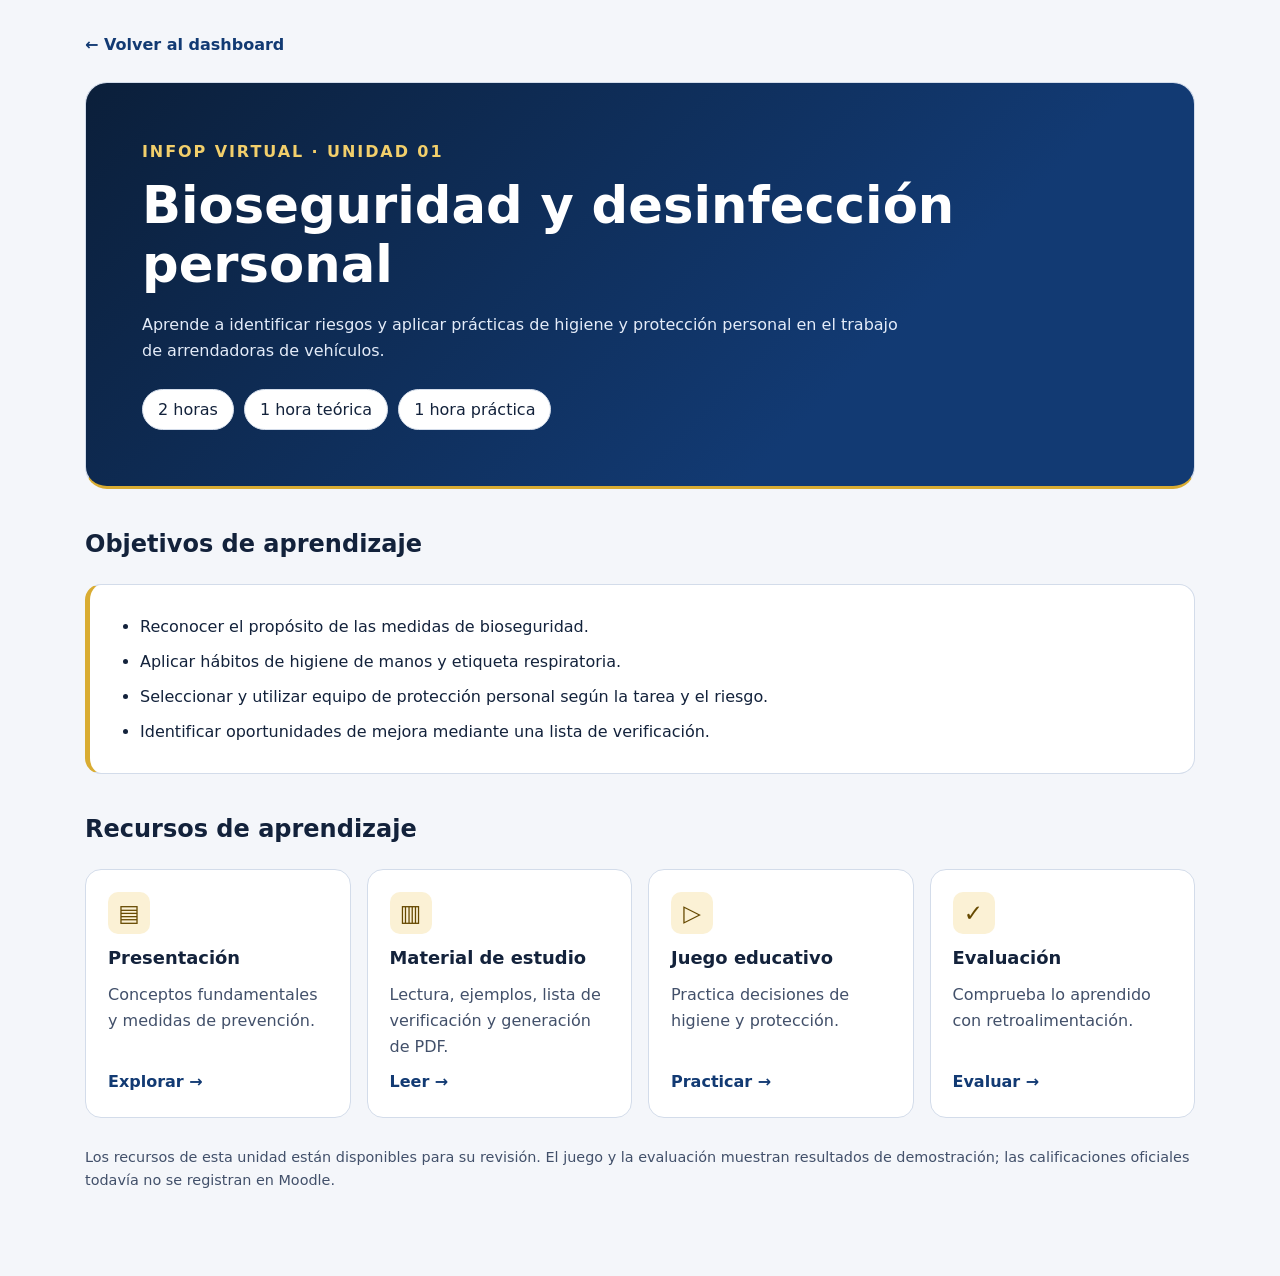
<file: unidades/und-01/index.html>
<!doctype html>
<html lang="es">
<head>
  <meta charset="utf-8">
  <meta name="viewport" content="width=device-width, initial-scale=1">
  <meta name="description" content="Unidad 01: Bioseguridad y desinfección personal | INFOP Virtual">
  <title>Unidad 01 | Bioseguridad INFOP</title>
  <link rel="stylesheet" href="../../css/temas.css">
  <link rel="stylesheet" href="../../css/actividades.css">
  <link rel="stylesheet" href="../../css/animaciones.css">
  <style>
    .unidad-contenedor{width:min(1150px,100%);margin-inline:auto;padding:32px 20px 70px}
    *{box-sizing:border-box} body{margin:0;font:16px/1.6 system-ui,-apple-system,"Segoe UI",sans-serif} .unidad-hero{background:var(--hero-navy);border-bottom:3px solid var(--yellow);margin-top:24px;padding:clamp(24px,5vw,56px)}
    .unidad-hero p{color:var(--unidad-hero-secundario);max-width:75ch}
    .unidad-hero h1{color:var(--infop-blanco);font-size:clamp(2rem,4vw,3.3rem);line-height:1.15;margin:12px 0 18px}
    .unidad-etiqueta{color:var(--banner-text);font-weight:800;letter-spacing:.12em;text-transform:uppercase}
    .unidad-etiquetas{display:flex;flex-wrap:wrap;gap:10px;margin-top:24px}
    .unidad-duracion{padding:7px 15px;border:1px solid var(--unidad-borde);border-radius:100px;background:var(--unidad-superficie);color:var(--unidad-texto)}
    .unidad-seccion{margin-top:36px}
    .unidad-objetivos{padding:20px 28px}
    .unidad-objetivos li{margin:8px 0}
    .unidad-recurso{display:flex;flex-direction:column;gap:10px;text-decoration:none}
    .unidad-recurso .emoji{display:grid;place-items:center;align-self:flex-start;width:42px;height:42px;border-radius:10px;background:var(--pill-bg);color:var(--pill-text);font-size:23px;font-weight:700}
    .unidad-recurso strong{font-size:1.12rem;color:var(--unidad-texto)}
    .unidad-recurso span{color:var(--unidad-secundario)}
    .unidad-recurso em{margin-top:auto;color:var(--unidad-acento);font-style:normal;font-weight:700}
    .unidad-recurso:hover strong,.unidad-recurso:focus-visible strong{text-decoration:underline;text-underline-offset:3px}
    .unidad-recurso:focus-visible,.unidad-volver:focus-visible{outline:3px solid var(--focus);outline-offset:4px;border-radius:8px}
    .unidad-nota{margin-top:28px;font-size:.9rem;color:var(--unidad-secundario)}
    .unidad-volver{color:var(--unidad-acento);text-decoration:none;font-weight:600}
    .unidad-volver:hover{text-decoration:underline}
    @media(max-width:600px){.unidad-contenedor{padding:20px 16px 48px}.unidad-hero{padding:22px}.unidad-objetivos{padding:18px 22px}}
    @media(prefers-reduced-motion:reduce){html{scroll-behavior:auto!important}.unidad-recurso{transition:none!important}}
  </style>
</head>
<body>
  <main class="unidad-contenedor" id="contenido-principal">
    <a class="unidad-volver" href="../../index.html">← Volver al dashboard</a>
    <header class="unidad-hero">
      <div class="unidad-etiqueta">INFOP Virtual · Unidad 01</div>
      <h1>Bioseguridad y desinfección personal</h1>
      <p>Aprende a identificar riesgos y aplicar prácticas de higiene y protección personal en el trabajo de arrendadoras de vehículos.</p>
      <div class="unidad-etiquetas" aria-label="Duración de la unidad">
        <span class="unidad-duracion">2 horas</span>
        <span class="unidad-duracion">1 hora teórica</span>
        <span class="unidad-duracion">1 hora práctica</span>
      </div>
    </header>
    <section class="unidad-seccion" aria-labelledby="objetivos-titulo">
      <h2 id="objetivos-titulo">Objetivos de aprendizaje</h2>
      <div class="unidad-objetivos">
        <ul>
          <li>Reconocer el propósito de las medidas de bioseguridad.</li>
          <li>Aplicar hábitos de higiene de manos y etiqueta respiratoria.</li>
          <li>Seleccionar y utilizar equipo de protección personal según la tarea y el riesgo.</li>
          <li>Identificar oportunidades de mejora mediante una lista de verificación.</li>
        </ul>
      </div>
    </section>
    <section class="unidad-seccion" aria-labelledby="recursos-titulo">
      <h2 id="recursos-titulo">Recursos de aprendizaje</h2>
      <div class="unidad-recursos">
        <a class="unidad-recurso" href="presentacion.html">
          <span class="emoji" aria-hidden="true">▤</span>
          <strong>Presentación</strong>
          <span>Conceptos fundamentales y medidas de prevención.</span>
          <em>Explorar →</em>
        </a>
        <a class="unidad-recurso" href="material.html">
          <span class="emoji" aria-hidden="true">▥</span>
          <strong>Material de estudio</strong>
          <span>Lectura, ejemplos, lista de verificación y generación de PDF.</span>
          <em>Leer →</em>
        </a>
        <a class="unidad-recurso" href="juego.html">
          <span class="emoji" aria-hidden="true">▷</span>
          <strong>Juego educativo</strong>
          <span>Practica decisiones de higiene y protección.</span>
          <em>Practicar →</em>
        </a>
        <a class="unidad-recurso" href="evaluacion.html">
          <span class="emoji" aria-hidden="true">✓</span>
          <strong>Evaluación</strong>
          <span>Comprueba lo aprendido con retroalimentación.</span>
          <em>Evaluar →</em>
        </a>
      </div>
      <p class="unidad-nota">Los recursos de esta unidad están disponibles para su revisión. El juego y la evaluación muestran resultados de demostración; las calificaciones oficiales todavía no se registran en Moodle.</p>
    </section>
  </main>
</body>
</html>
</file>
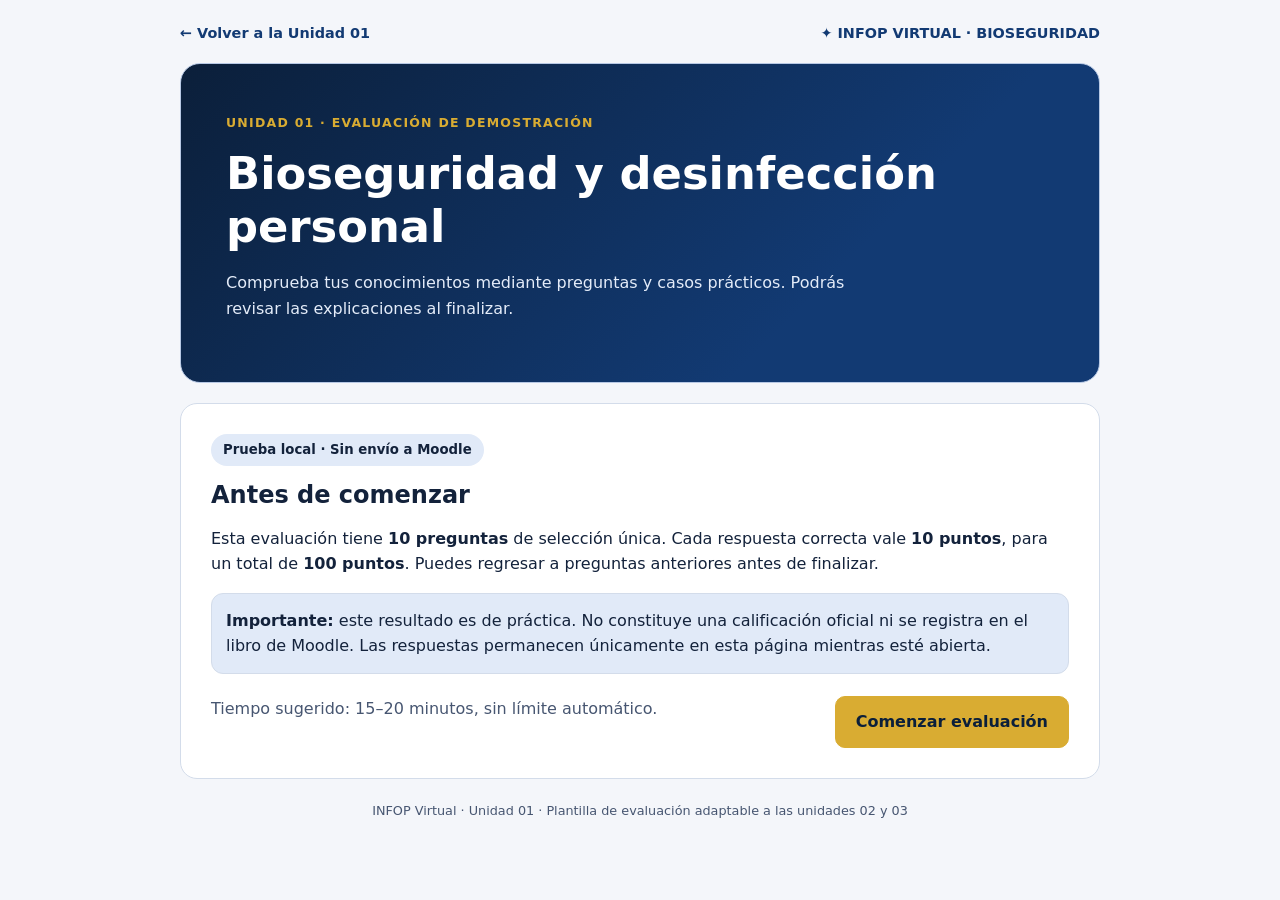
<file: unidades/und-01/evaluacion.html>
<!doctype html>
<html lang="es"><head><meta charset="utf-8"><meta name="viewport" content="width=device-width,initial-scale=1"><meta name="color-scheme" content="light dark"><title>Evaluación · Unidad 01 | INFOP Virtual</title>
<link rel="stylesheet" href="../../css/temas.css">
<link rel="stylesheet" href="../../css/recursos-unidad.css">
<style>
*{box-sizing:border-box}html{scroll-behavior:smooth}body{margin:0;background:var(--bg);color:var(--text);font:16px/1.6 system-ui,-apple-system,'Segoe UI',sans-serif}button,a{font:inherit}button{cursor:pointer}button:disabled{cursor:not-allowed;opacity:.5}:focus-visible{outline:3px solid var(--blue);outline-offset:3px}.shell{width:min(920px,calc(100% - 32px));margin:0 auto;padding:22px 0 60px}.top{display:flex;justify-content:space-between;gap:10px;flex-wrap:wrap;align-items:center;margin-bottom:18px}.top a,.top span{font-size:.9rem;font-weight:800;color:var(--accent)}.top a{text-decoration:none}.hero{border:1px solid var(--hero-border);border-radius:20px;padding:clamp(24px,5vw,45px);color:#fff;background:var(--hero)}.eyebrow{font-size:.78rem;letter-spacing:.1em;text-transform:uppercase;font-weight:900;color:var(--yellow)}h1{font-size:clamp(1.9rem,5vw,2.8rem);line-height:1.2;margin:12px 0}h2{line-height:1.25;margin:0 0 14px}.hero p{color:var(--unidad-hero-secundario);max-width:66ch}.panel{margin-top:20px;background:var(--surface);border:1px solid var(--border);border-radius:17px;padding:clamp(18px,4vw,30px)}.muted{color:var(--muted)}.pill{display:inline-block;background:var(--soft);border-radius:99px;padding:5px 12px;font-size:.83rem;font-weight:800}.status{display:grid;grid-template-columns:repeat(3,1fr);gap:10px;margin-bottom:16px}.metric{background:var(--soft);border:1px solid var(--border);padding:12px;border-radius:12px;text-align:center}.metric b{display:block;font-size:1.3rem}.metric span{font-size:.78rem}.bar{height:9px;background:var(--soft);border-radius:10px;overflow:hidden;margin:16px 0 23px}.bar>div{height:100%;background:var(--accent);width:0;transition:width .2s}.context{border-left:5px solid var(--yellow);background:var(--soft);border-radius:10px;padding:13px 17px;margin:16px 0}.context p{margin:0}.choices{display:grid;gap:11px;margin:20px 0}.choice{display:flex;align-items:flex-start;gap:12px;width:100%;text-align:left;background:var(--surface);border:2px solid var(--border);border-radius:12px;color:var(--text);padding:14px}.choice:hover:not(:disabled){border-color:var(--accent)}.choice.selected{border-color:var(--accent);background:var(--soft)}.letter{display:inline-grid;place-items:center;flex:0 0 29px;height:29px;background:var(--soft);border-radius:8px;font-weight:900}.actions{display:flex;flex-wrap:wrap;gap:10px;justify-content:space-between;margin-top:22px}.btn{border:1px solid var(--border);border-radius:10px;padding:12px 20px;font-weight:800;background:var(--soft);color:var(--text)}.btn.primary{background:var(--yellow);color:var(--on-gold);border-color:var(--yellow)}.btn:hover:not(:disabled){filter:brightness(.96)}.note{border:1px solid var(--border);border-radius:12px;padding:14px;background:var(--soft)}.review{border-top:1px solid var(--border);padding:15px 0}.review p{margin:5px 0}.good{color:var(--success)}.bad{color:var(--error)}.hidden{display:none!important}.warning{font-weight:700;color:var(--muted)}.footer{text-align:center;color:var(--muted);font-size:.8rem;margin-top:22px}@media(max-width:480px){.shell{width:calc(100% - 24px)}.status{gap:5px}.metric{padding:9px 4px}.metric b{font-size:1.15rem}.actions .btn{flex:1}.hero{border-radius:16px}}@media(prefers-reduced-motion:reduce){*,*:before,*:after{transition:none!important;animation:none!important;scroll-behavior:auto!important}}
</style></head><body><main class="shell"><header class="top"><a href="index.html">← Volver a la Unidad 01</a><span>✦ INFOP VIRTUAL · BIOSEGURIDAD</span></header><section class="hero"><span class="eyebrow">Unidad 01 · Evaluación de demostración</span><h1>Bioseguridad y desinfección personal</h1><p>Comprueba tus conocimientos mediante preguntas y casos prácticos. Podrás revisar las explicaciones al finalizar.</p></section>
<section class="panel" id="intro"><span class="pill">Prueba local · Sin envío a Moodle</span><h2 style="margin-top:14px">Antes de comenzar</h2><p>Esta evaluación tiene <strong>10 preguntas</strong> de selección única. Cada respuesta correcta vale <strong>10 puntos</strong>, para un total de <strong>100 puntos</strong>. Puedes regresar a preguntas anteriores antes de finalizar.</p><div class="note"><strong>Importante:</strong> este resultado es de práctica. No constituye una calificación oficial ni se registra en el libro de Moodle. Las respuestas permanecen únicamente en esta página mientras esté abierta.</div><div class="actions"><span class="muted">Tiempo sugerido: 15–20 minutos, sin límite automático.</span><button class="btn primary" id="start" type="button">Comenzar evaluación</button></div></section>
<section class="panel hidden" id="quiz" aria-live="off"><div class="status"><div class="metric"><b id="number">1 / 10</b><span>Pregunta</span></div><div class="metric"><b id="answered">0</b><span>Respondidas</span></div><div class="metric"><b>100</b><span>Puntos posibles</span></div></div><div class="bar" role="progressbar" aria-label="Preguntas respondidas" aria-valuemin="0" aria-valuemax="10" aria-valuenow="0" id="progress"><div id="fill"></div></div><span class="pill" id="category"></span><h2 id="question" style="margin-top:16px"></h2><div class="context hidden" id="context"></div><div class="choices" id="choices" role="group" aria-label="Opciones de respuesta"></div><p id="pending" class="warning" role="status"></p><div class="actions"><button class="btn" type="button" id="prev">← Anterior</button><button class="btn primary" type="button" id="next">Siguiente →</button></div></section>
<section class="panel hidden" id="result" aria-live="polite"><span class="pill">Evaluación de demostración finalizada</span><h2 style="margin-top:15px">Resultado de práctica</h2><p id="score" style="font-size:clamp(2.4rem,7vw,4rem);font-weight:900;color:var(--accent);margin:5px 0"></p><p id="summary"></p><div class="status"><div class="metric"><b id="hits"></b><span>Correctas</span></div><div class="metric"><b id="misses"></b><span>Por reforzar</span></div><div class="metric"><b>10</b><span>Preguntas</span></div></div><h2>Revisión de respuestas</h2><div id="review"></div><div class="actions"><button class="btn primary" id="retry" type="button">Volver a intentar</button><a class="btn" href="material.html" style="text-decoration:none">Repasar material</a></div><p class="muted" style="font-size:.87rem">No se envían datos a Moodle. Para calificación oficial se requiere integración autenticada y validación de respuestas del lado del servidor.</p></section><footer class="footer">INFOP Virtual · Unidad 01 · Plantilla de evaluación adaptable a las unidades 02 y 03</footer></main>
<script>
'use strict';
// CONFIGURACIÓN ACADÉMICA: sustituir únicamente este banco para otras unidades.
const QUESTIONS=[
{category:'Higiene de manos',q:'Después de manipular llaves y documentos de un cliente, vas a comer. ¿Qué debes hacer?',context:'Situación: recepción de vehículos.',options:['Ponerte guantes para comer.','Higienizar tus manos adecuadamente antes de comer.','Limpiar únicamente las llaves.'],correct:1,why:'La higiene de manos antes de comer ayuda a reducir la transferencia de contaminantes; los guantes no sustituyen este hábito.'},
{category:'Lavado de manos',q:'¿Qué procedimiento corresponde cuando las manos están visiblemente sucias?',options:['Aplicar un producto de limpieza de superficies.','Limpiarlas solo con un paño seco.','Lavarlas con agua y jabón, frotando correctamente.'],correct:2,why:'Cuando hay suciedad visible corresponde el lavado con agua y jabón. No se deben usar productos de superficies sobre la piel salvo indicación expresa.'},
{category:'Etiqueta respiratoria',q:'¿Cuál es una práctica adecuada al toser o estornudar durante la atención al cliente?',options:['Cubrir nariz y boca con pañuelo o pliegue del codo e higienizar las manos cuando corresponda.','Toser hacia un costado sin cubrirse.','Cubrirse con las manos y continuar sin higienizarlas.'],correct:0,why:'La etiqueta respiratoria ayuda a disminuir la dispersión y transferencia de secreciones.'},
{category:'Equipo de protección personal',q:'Antes de utilizar un producto de limpieza con riesgo de salpicaduras, ¿qué debes hacer?',context:'Situación: preparación del área de limpieza.',options:['Usar cualquier guante disponible, sin revisar su estado.','Elegir el EPP según el riesgo y las instrucciones del producto.','Evitar leer la etiqueta para ahorrar tiempo.'],correct:1,why:'La protección se selecciona según el riesgo y las indicaciones aplicables; también se revisa su estado antes de usarla.'},
{category:'Seguridad química',q:'Encuentras dos productos de limpieza diferentes. ¿Qué decisión es segura?',options:['Mezclarlos para mejorar el resultado.','Aplicarlos simultáneamente sin consultar instrucciones.','No mezclarlos y seguir las indicaciones de cada fabricante.'],correct:2,why:'Mezclar productos puede generar reacciones peligrosas. Se deben seguir las etiquetas y fichas de seguridad.'},
{category:'Limpieza y desinfección',q:'¿Qué proceso consiste en retirar suciedad de una superficie?',options:['Limpieza.','Desinfección, necesariamente.','Esterilización, siempre.'],correct:0,why:'La limpieza retira suciedad. La desinfección es un proceso distinto para reducir microorganismos mediante métodos o productos apropiados.'},
{category:'Cambio de actividad',q:'Terminaste una tarea con guantes y vas a manipular documentos limpios. ¿Qué corresponde?',options:['Continuar con los mismos guantes sucios.','Retirar o cambiar los guantes según el procedimiento e higienizar las manos.','Limpiar los guantes con cualquier sustancia.'],correct:1,why:'El uso incorrecto de guantes puede transferir contaminantes entre tareas.'},
{category:'Prevención',q:'¿Qué debes hacer si falta jabón en el área de trabajo?',options:['No informar porque no es urgente.','Usar un producto químico de superficies sobre las manos.','Reportar el faltante y seguir el procedimiento para restablecer la higiene segura.'],correct:2,why:'La disponibilidad de insumos y el reporte oportuno ayudan a mantener medidas preventivas.'},
{category:'Productos de limpieza',q:'El envase de un desinfectante no tiene instrucciones legibles. ¿Qué haces?',options:['Suspender su uso hasta identificar el producto y consultar instrucciones fiables.','Utilizar una cantidad aproximada.','Mezclarlo con agua sin conocer la dilución.'],correct:0,why:'Es necesario conocer el uso seguro, la dilución, el tiempo de contacto y otras precauciones antes de aplicar el producto.'},
{category:'Bioseguridad aplicada',q:'¿Cuál de estas afirmaciones describe mejor la prevención en una arrendadora de vehículos?',options:['El EPP elimina la necesidad de higiene de manos.','Combina hábitos de higiene, organización, limpieza y protección según el riesgo.','Solo importa limpiar el vehículo al terminar la jornada.'],correct:1,why:'La prevención combina varias medidas adaptadas a las tareas y al riesgo; ninguna sustituye por sí sola a las demás.'}
];
const $=id=>document.getElementById(id);let answers=Array(QUESTIONS.length).fill(null),current=0;
function show(section){for(const id of ['intro','quiz','result'])$(id).classList.toggle('hidden',id!==section);window.scrollTo({top:0,behavior:'auto'});}
function render(){const q=QUESTIONS[current],count=answers.filter(v=>v!==null).length;$('number').textContent=`${current+1} / ${QUESTIONS.length}`;$('answered').textContent=count;$('progress').setAttribute('aria-valuenow',count);$('fill').style.width=(count/QUESTIONS.length*100)+'%';$('category').textContent=q.category;$('question').textContent=q.q;$('context').classList.toggle('hidden',!q.context);$('context').textContent=q.context||'';$('choices').replaceChildren();q.options.forEach((option,i)=>{const b=document.createElement('button');b.type='button';b.className='choice'+(answers[current]===i?' selected':'');b.setAttribute('aria-pressed',String(answers[current]===i));const letter=document.createElement('span');letter.className='letter';letter.textContent='ABC'[i];const t=document.createElement('span');t.textContent=option;b.append(letter,t);b.addEventListener('click',()=>{answers[current]=i;$('pending').textContent='';render();});$('choices').append(b)});$('prev').disabled=current===0;$('next').textContent=current===QUESTIONS.length-1?'Finalizar evaluación':'Siguiente →';}
function finish(){const count=answers.filter(v=>v!==null).length;if(count!==QUESTIONS.length){$('pending').textContent=`Debes responder las ${QUESTIONS.length-count} pregunta(s) pendiente(s) antes de finalizar.`;return;}const hits=QUESTIONS.reduce((n,q,i)=>n+(answers[i]===q.correct?1:0),0);$('score').textContent=`${hits*10} / 100 puntos`;$('hits').textContent=hits;$('misses').textContent=QUESTIONS.length-hits;$('summary').textContent=hits>=8?'Buen dominio de los conceptos. Revisa las explicaciones para reforzar tu aprendizaje.':'Te recomendamos repasar el material de estudio y volver a intentarlo.';$('review').replaceChildren();QUESTIONS.forEach((q,i)=>{const box=document.createElement('div');box.className='review';const title=document.createElement('strong');title.textContent=`${i+1}. ${q.category}`;const mine=document.createElement('p');mine.textContent='Tu respuesta: '+q.options[answers[i]];mine.className=answers[i]===q.correct?'good':'bad';const right=document.createElement('p');right.textContent='Respuesta adecuada: '+q.options[q.correct];const why=document.createElement('p');why.className='muted';why.textContent=q.why;box.append(title,mine,right,why);$('review').append(box)});show('result');}
$('start').addEventListener('click',()=>{render();show('quiz')});$('prev').addEventListener('click',()=>{if(current>0){current--;render();}});$('next').addEventListener('click',()=>{if(answers[current]===null){$('pending').textContent='Selecciona una respuesta antes de continuar.';return;}if(current===QUESTIONS.length-1)finish();else{current++;render();}});$('retry').addEventListener('click',()=>{answers=Array(QUESTIONS.length).fill(null);current=0;render();show('quiz')});
</script></body></html>
</file>
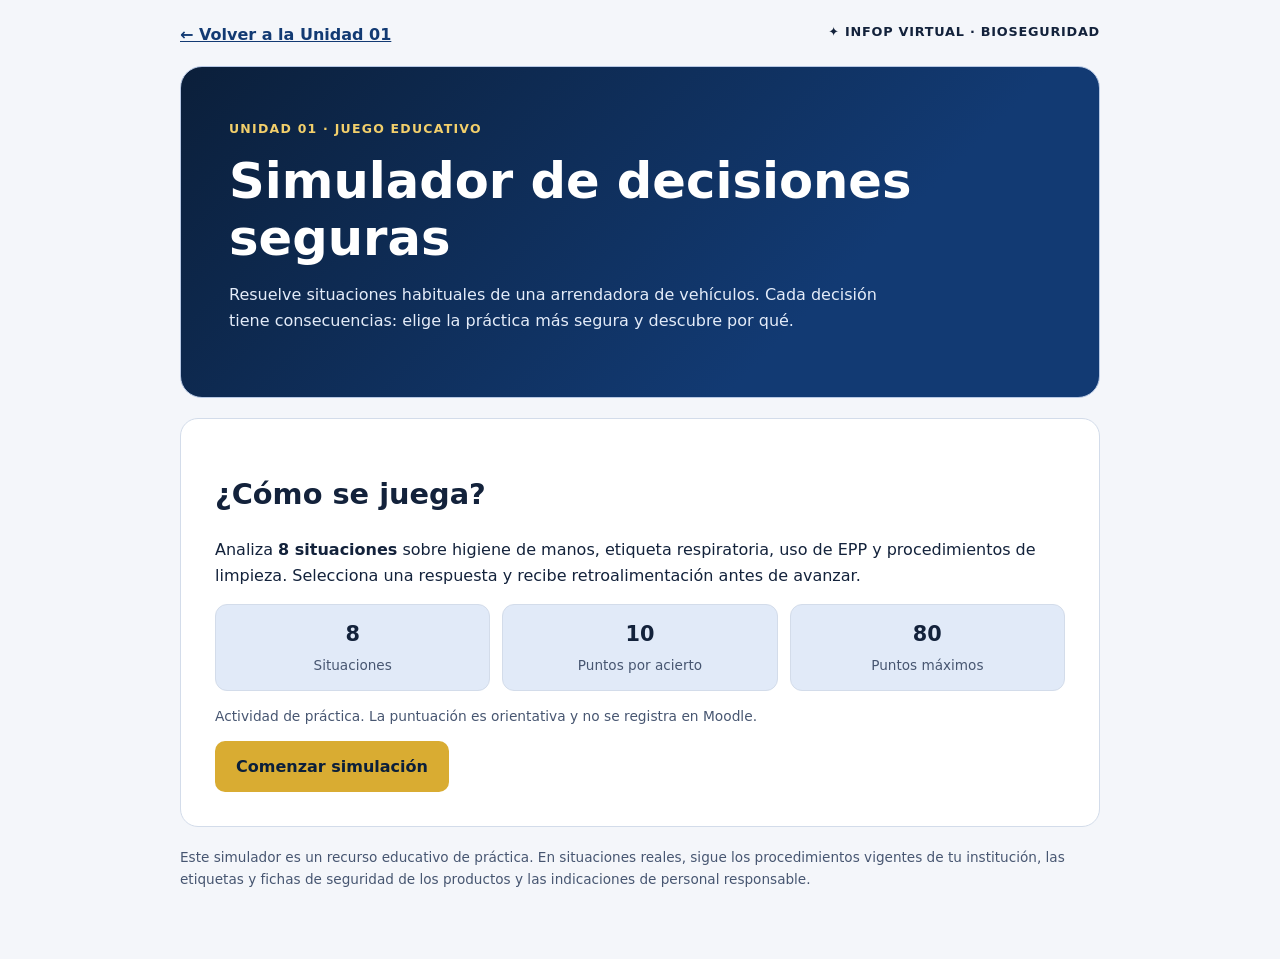
<file: unidades/und-01/juego.html>
<!doctype html>
<html lang="es">
<head>
<meta charset="utf-8"><meta name="viewport" content="width=device-width,initial-scale=1">
<title>Simulador de decisiones | Bioseguridad · Unidad 01</title>
<link rel="stylesheet" href="../../css/temas.css">
<link rel="stylesheet" href="../../css/recursos-unidad.css">
<style>
*{box-sizing:border-box}body{margin:0;background:var(--bg);color:var(--ink);font:16px/1.6 system-ui,-apple-system,Segoe UI,sans-serif}button,a{font:inherit}button{cursor:pointer}button:disabled{cursor:not-allowed;opacity:.6}a{color:var(--accent)}:focus-visible{outline:3px solid var(--blue);outline-offset:3px}.shell{width:min(920px,calc(100% - 28px));margin:0 auto;padding:22px 0 55px}.top{display:flex;justify-content:space-between;gap:10px;flex-wrap:wrap;margin-bottom:18px;font-weight:750}.brand{font-size:.8rem;letter-spacing:.06em}.hero{background:var(--hero);color:#fff;border:1px solid var(--hero-border);border-radius:22px;padding:clamp(24px,5vw,48px)}.eyebrow{color:var(--banner-text);text-transform:uppercase;letter-spacing:.1em;font-weight:850;font-size:.78rem}.hero h1{font-size:clamp(2rem,5vw,3.1rem);line-height:1.14;margin:13px 0}.hero p{max-width:65ch;color:var(--unidad-hero-secundario)}.panel{background:var(--card);border:1px solid var(--line);border-radius:18px;padding:clamp(20px,4vw,34px);margin-top:20px}.stats{display:grid;grid-template-columns:repeat(3,1fr);gap:12px}.stat{padding:13px;background:var(--soft);border:1px solid var(--line);border-radius:12px;text-align:center}.stat strong{display:block;font-size:1.3rem}.stat span{font-size:.85rem;color:var(--muted)}.progress{height:10px;background:var(--soft);border-radius:20px;overflow:hidden;margin:16px 0 0}.bar{width:0%;height:100%;background:var(--yellow);transition:width .2s ease}.context{background:var(--soft);border-left:5px solid var(--yellow);border-radius:10px;padding:14px 17px;margin:16px 0}.context p{margin:4px 0 0;color:var(--muted)}h2{line-height:1.25;font-size:clamp(1.35rem,3vw,1.8rem)}.choices{display:grid;gap:10px;margin:20px 0}.choice{width:100%;text-align:left;border:2px solid var(--line);border-radius:12px;background:var(--card);color:var(--ink);padding:15px 17px;min-height:54px}.choice:hover:not(:disabled){border-color:var(--accent);background:var(--soft)}.choice.selected{border-color:var(--blue);background:var(--soft)}.choice.right{border-color:var(--correct)}.choice.wrong{border-color:var(--incorrect)}.feedback{border:1px solid var(--line);border-radius:12px;padding:15px;background:var(--soft);margin-top:15px}.feedback strong{display:block;margin-bottom:5px}.feedback p{margin:0;color:var(--muted)}.actions{display:flex;gap:10px;flex-wrap:wrap;margin-top:18px}.btn{background:var(--yellow);color:var(--on-gold);border:1px solid transparent;border-radius:10px;padding:12px 20px;font-weight:800}.btn.secondary{background:var(--soft);color:var(--ink);border-color:var(--line)}.btn:hover:not(:disabled){filter:brightness(.96)}.hidden{display:none!important}.small{font-size:.86rem;color:var(--muted)}.result{font-size:clamp(2.2rem,7vw,4rem);font-weight:900;color:var(--accent);line-height:1.2}.review{padding:12px 0;border-bottom:1px solid var(--line)}.review:last-child{border-bottom:0}.review p{margin:4px 0}.note{margin-top:20px;color:var(--muted);font-size:.85rem}.sr-only{position:absolute;width:1px;height:1px;padding:0;margin:-1px;overflow:hidden;clip:rect(0,0,0,0);white-space:nowrap;border:0}@media(max-width:520px){.stats{gap:6px}.stat{padding:10px 5px}.stat strong{font-size:1.1rem}.stat span{font-size:.75rem}.actions .btn{width:100%}.hero{border-radius:16px}}@media(prefers-reduced-motion:reduce){*,*:before,*:after{scroll-behavior:auto!important;transition:none!important;animation:none!important}}
</style>
</head>
<body><main class="shell">
<header class="top"><a href="index.html">← Volver a la Unidad 01</a><span class="brand">✦ INFOP VIRTUAL · BIOSEGURIDAD</span></header>
<section class="hero"><span class="eyebrow">Unidad 01 · Juego educativo</span><h1>Simulador de decisiones seguras</h1><p>Resuelve situaciones habituales de una arrendadora de vehículos. Cada decisión tiene consecuencias: elige la práctica más segura y descubre por qué.</p></section>
<section class="panel" id="start"><h2>¿Cómo se juega?</h2><p>Analiza <strong>8 situaciones</strong> sobre higiene de manos, etiqueta respiratoria, uso de EPP y procedimientos de limpieza. Selecciona una respuesta y recibe retroalimentación antes de avanzar.</p><div class="stats"><div class="stat"><strong>8</strong><span>Situaciones</span></div><div class="stat"><strong>10</strong><span>Puntos por acierto</span></div><div class="stat"><strong>80</strong><span>Puntos máximos</span></div></div><p class="small">Actividad de práctica. La puntuación es orientativa y no se registra en Moodle.</p><button class="btn" id="startBtn">Comenzar simulación</button></section>
<section class="panel hidden" id="game" aria-labelledby="questionTitle"><div class="stats"><div class="stat"><strong id="current">1 / 8</strong><span>Situación</span></div><div class="stat"><strong id="score">0</strong><span>Puntos</span></div><div class="stat"><strong id="hits">0</strong><span>Aciertos</span></div></div><div class="progress" role="progressbar" aria-label="Progreso de la actividad" aria-valuemin="0" aria-valuemax="8" aria-valuenow="0" id="progress"><div class="bar" id="bar"></div></div><div class="context"><strong id="sceneLabel"></strong><p id="scene"></p></div><h2 id="questionTitle"></h2><div class="choices" id="choices" role="group" aria-label="Opciones de respuesta"></div><div class="feedback hidden" id="feedback" role="status" aria-live="polite"><strong id="feedbackTitle"></strong><p id="feedbackText"></p></div><div class="actions"><button class="btn" id="nextBtn" disabled>Siguiente situación →</button></div></section>
<section class="panel hidden" id="end"><h2>¡Simulación completada!</h2><p>Tu resultado de práctica:</p><div class="result" id="finalScore"></div><p id="finalMessage"></p><div class="stats"><div class="stat"><strong id="finalHits">0</strong><span>Respuestas correctas</span></div><div class="stat"><strong id="finalMisses">0</strong><span>Por reforzar</span></div><div class="stat"><strong>8</strong><span>Situaciones</span></div></div><h2>Revisión de decisiones</h2><div id="review"></div><div class="actions"><button class="btn" id="restartBtn">Volver a jugar</button><a class="btn secondary" href="material.html" style="text-decoration:none">Repasar material de estudio</a><a class="btn secondary" href="index.html" style="text-decoration:none">Volver a la unidad</a></div></section>
<p class="note">Este simulador es un recurso educativo de práctica. En situaciones reales, sigue los procedimientos vigentes de tu institución, las etiquetas y fichas de seguridad de los productos y las indicaciones de personal responsable.</p>
</main>
<script>
'use strict';
const questions=[
{place:'Recepción de vehículos',scene:'Acabas de recibir unas llaves y documentos de un cliente. Ahora vas a comer tu refrigerio.',question:'¿Qué debes hacer antes de comer?',options:['Usar guantes para comer sin tocar los alimentos.','Higienizar tus manos adecuadamente antes de comer.','Limpiar únicamente las llaves.'],answer:1,why:'La higiene de manos antes de comer ayuda a reducir la transferencia de contaminantes. Los guantes no reemplazan este hábito.'},
{place:'Lavado de manos',scene:'Después de una tarea, observas suciedad visible en tus manos.',question:'¿Cuál es la mejor medida?',options:['Lavar las manos con agua y jabón, frotando correctamente.','Aplicar un desinfectante para superficies sobre la piel.','Secarlas con una toalla sin lavarlas.'],answer:0,why:'Cuando hay suciedad visible, corresponde lavar con agua y jabón. Nunca uses productos para superficies sobre la piel salvo indicación expresa de su etiqueta.'},
{place:'Atención al cliente',scene:'Sientes que vas a estornudar mientras atiendes a una persona.',question:'¿Cómo aplicas la etiqueta respiratoria?',options:['Cubrirte con las manos y continuar sin higienizarlas.','Girar la cabeza sin cubrir nariz y boca.','Cubrir nariz y boca con pañuelo o pliegue del codo e higienizar las manos cuando corresponda.'],answer:2,why:'Cubrir nariz y boca correctamente y mantener la higiene de manos reduce la dispersión y transferencia de secreciones.'},
{place:'Preparación de limpieza',scene:'Debes utilizar un producto que puede producir salpicaduras y la tarea requiere protección.',question:'¿Cómo decides qué EPP utilizar?',options:['Elegir el EPP según el riesgo y las instrucciones del producto.','Usar cualquier guante, aunque esté roto.','No usar protección porque la tarea será breve.'],answer:0,why:'La protección se selecciona según el riesgo y las instrucciones aplicables; también debe revisarse su estado antes de usarla.'},
{place:'Área de mantenimiento',scene:'Encuentras dos productos de limpieza y alguien propone mezclarlos para obtener un efecto más fuerte.',question:'¿Qué decisión tomas?',options:['Mezclarlos si ambos tienen buen olor.','No mezclarlos y seguir las indicaciones de cada fabricante.','Probar la mezcla en una zona pequeña sin protección.'],answer:1,why:'Mezclar productos puede generar reacciones peligrosas. Sigue las etiquetas y fichas de seguridad.'},
{place:'Limpieza de superficies',scene:'Una superficie del vehículo presenta polvo y suciedad visible.',question:'¿Qué concepto describe retirar primero esa suciedad?',options:['Desinfección.','Esterilización.','Limpieza.'],answer:2,why:'La limpieza retira suciedad. La desinfección es un proceso distinto que utiliza métodos o productos adecuados para reducir microorganismos.'},
{place:'Cambio de actividad',scene:'Terminas una tarea con guantes visiblemente sucios y vas a tocar documentos limpios.',question:'¿Qué haces?',options:['Retirar o cambiar los guantes según el procedimiento e higienizar las manos.','Continuar con los mismos guantes para ahorrar tiempo.','Limpiar los guantes con cualquier producto disponible.'],answer:0,why:'Los guantes contaminados pueden transferir suciedad a objetos limpios. Deben retirarse o cambiarse según el procedimiento, seguido de higiene de manos.'},
{place:'Control de insumos',scene:'En tu puesto falta jabón y el recipiente de un producto no tiene instrucciones legibles.',question:'¿Cuál es la acción responsable?',options:['Seguir trabajando y adivinar cómo utilizar el producto.','Reportar la falta de insumos y consultar las instrucciones antes de usar el producto.','Reemplazar el jabón con desinfectante de superficies.'],answer:1,why:'Reportar condiciones inseguras y verificar las instrucciones permite aplicar las medidas de prevención de forma adecuada.'}
];
const $=id=>document.getElementById(id);let index=0,score=0,answers=[];const show=id=>{for(const name of ['start','game','end'])$(name).classList.toggle('hidden',name!==id)};
function begin(){index=0;score=0;answers=[];show('game');render();}
function render(){const q=questions[index];$('current').textContent=`${index+1} / ${questions.length}`;$('score').textContent=score;$('hits').textContent=answers.filter(a=>a.correct).length;$('progress').setAttribute('aria-valuenow',index);$('bar').style.width=`${100*index/questions.length}%`;$('sceneLabel').textContent=q.place;$('scene').textContent=q.scene;$('questionTitle').textContent=q.question;$('feedback').classList.add('hidden');$('nextBtn').disabled=true;$('nextBtn').textContent=index===questions.length-1?'Ver resultados →':'Siguiente situación →';const box=$('choices');box.replaceChildren();q.options.forEach((opt,i)=>{const b=document.createElement('button');b.className='choice';b.type='button';b.textContent=`${String.fromCharCode(65+i)}. ${opt}`;b.addEventListener('click',()=>choose(i));box.appendChild(b)});}
function choose(choice){if(answers.length!==index)return;const q=questions[index],correct=choice===q.answer;answers.push({choice,correct});if(correct)score+=10;const buttons=[...$('choices').querySelectorAll('button')];buttons.forEach((b,i)=>{b.disabled=true;if(i===q.answer)b.classList.add('right');if(i===choice&& !correct)b.classList.add('wrong');if(i===choice)b.classList.add('selected')});$('score').textContent=score;$('hits').textContent=answers.filter(a=>a.correct).length;$('feedbackTitle').textContent=correct?'✓ ¡Decisión correcta!':'↻ Una oportunidad para aprender';$('feedbackText').textContent=q.why;$('feedback').classList.remove('hidden');$('nextBtn').disabled=false;$('progress').setAttribute('aria-valuenow',index+1);$('bar').style.width=`${100*(index+1)/questions.length}%`;}
function next(){if(answers.length!==index+1)return;if(index<questions.length-1){index++;render()}else finish()}
function finish(){show('end');$('finalScore').textContent=`${score} / 80 puntos`;$('finalHits').textContent=answers.filter(a=>a.correct).length;$('finalMisses').textContent=answers.filter(a=>!a.correct).length;$('finalMessage').textContent=score===80?'¡Excelente! Identificaste todas las decisiones seguras.':score>=60?'¡Buen trabajo! Repasa las decisiones que puedes fortalecer.':'Te recomendamos repasar el material de estudio y volver a intentarlo.';const box=$('review');box.replaceChildren();questions.forEach((q,i)=>{const item=document.createElement('div');item.className='review';const title=document.createElement('strong');title.textContent=`${answers[i].correct?'✓':'•'} ${i+1}. ${q.place}`;const response=document.createElement('p');response.textContent=`Respuesta adecuada: ${q.options[q.answer]}`;const reason=document.createElement('p');reason.className='small';reason.textContent=q.why;item.append(title,response,reason);box.appendChild(item)});}
$('startBtn').addEventListener('click',begin);$('nextBtn').addEventListener('click',next);$('restartBtn').addEventListener('click',begin);
</script></body></html>
</file>
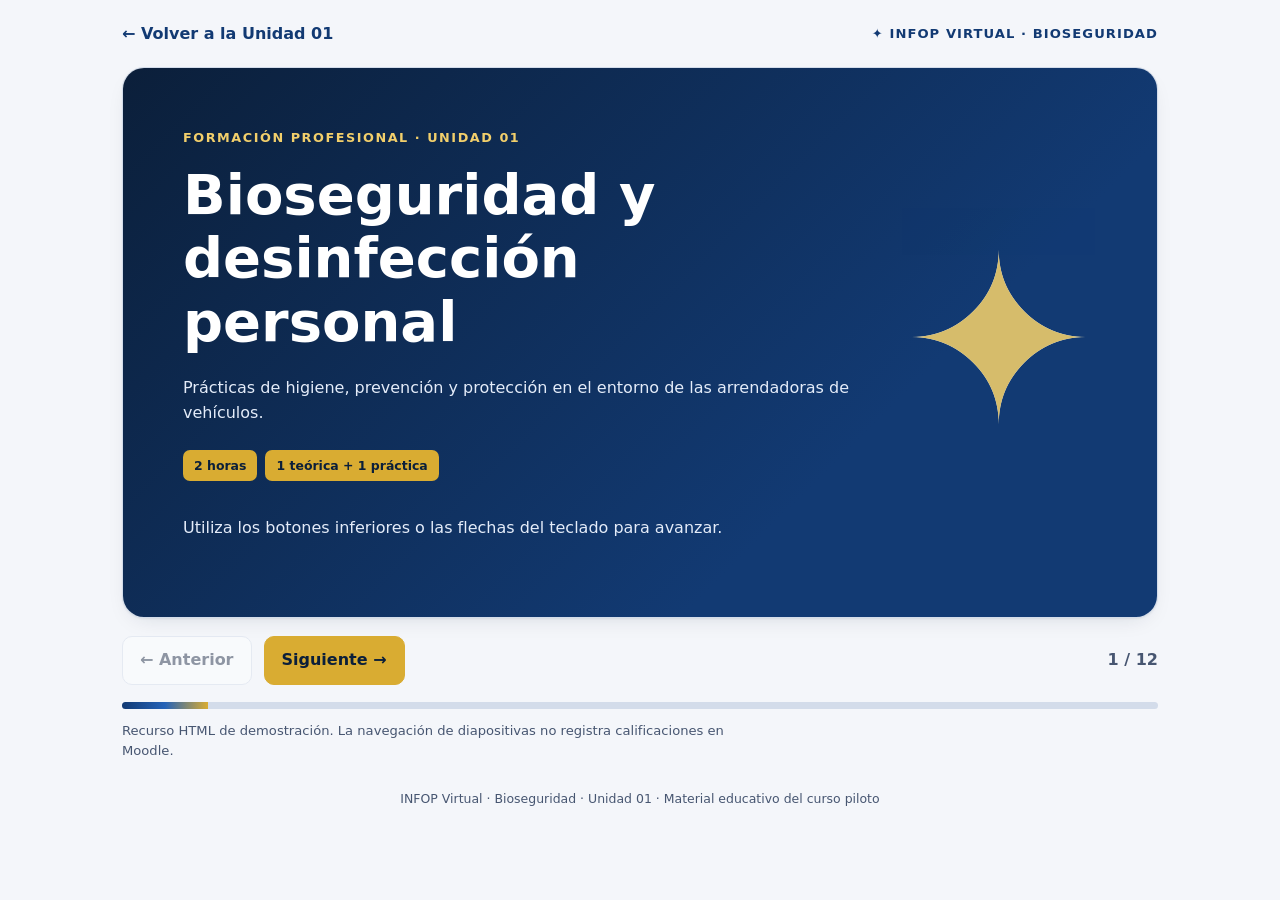
<file: unidades/und-01/material.html>
<!doctype html>
<html lang="es">
<head>
<meta charset="utf-8"><meta name="viewport" content="width=device-width,initial-scale=1">
<meta name="description" content="Presentación interactiva de la Unidad 01 de Bioseguridad, INFOP Virtual">
<title>Presentación · Unidad 01 | INFOP Virtual</title>
<link rel="stylesheet" href="../../css/temas.css">
<link rel="stylesheet" href="../../css/recursos-unidad.css">
<style>
*{box-sizing:border-box}body{margin:0;background:var(--bg);color:var(--text);font:16px/1.55 system-ui,-apple-system,'Segoe UI',sans-serif}button,a{font:inherit}button{cursor:pointer}a{color:var(--accent)}:focus-visible{outline:3px solid var(--blue);outline-offset:4px}.shell{max-width:1100px;margin:auto;padding:22px clamp(14px,3vw,32px) 55px}.top{display:flex;align-items:center;justify-content:space-between;gap:12px;flex-wrap:wrap;margin-bottom:20px}.back{text-decoration:none;font-weight:700}.brand{font-size:.82rem;font-weight:800;letter-spacing:.08em;color:var(--accent)}.stage{border:1px solid var(--border);border-radius:22px;overflow:hidden;background:var(--panel);box-shadow:var(--shadow)}.slide{padding:clamp(24px,5vw,60px);min-height:430px;display:none}.slide.active{display:block}.slide[hidden]{display:none!important}.slide.cover{background:var(--hero);color:var(--hero-text)}.slide.cover .kicker{color:var(--banner-text)}.slide.cover .sub{color:var(--unidad-hero-secundario)}.slide.cover h1{color:#fff}.kicker{font-size:.8rem;font-weight:850;letter-spacing:.12em;text-transform:uppercase;color:var(--accent)}h1,h2{line-height:1.14;margin:15px 0 22px}h1{font-size:clamp(2rem,4.4vw,3.4rem)}h2{font-size:clamp(1.65rem,3.6vw,2.7rem)}p{max-width:75ch}p,li{color:var(--muted)}.cover p{color:var(--unidad-hero-secundario)}.tag{display:inline-block;background:var(--yellow);color:var(--on-gold);border-radius:7px;padding:6px 11px;font-size:.78rem;font-weight:800;margin:8px 8px 0 0}.cards{display:grid;grid-template-columns:repeat(2,minmax(0,1fr));gap:14px;margin-top:24px}.tile{border:1px solid var(--border);border-radius:15px;padding:18px;background:var(--accent-bg)}.tile strong{display:block;color:var(--text);font-size:1.05rem;margin-bottom:7px}.tile p{margin:0}.callout{border-left:5px solid var(--yellow);background:var(--accent-bg);padding:18px 22px;border-radius:12px;margin:24px 0}.callout p{margin:0}.steps{display:grid;gap:11px;list-style:none;padding:0;counter-reset:step}.steps li{counter-increment:step;display:flex;gap:12px;align-items:flex-start}.steps li:before{content:counter(step);background:var(--accent);color:var(--bg);font-weight:800;border-radius:50%;min-width:30px;height:30px;display:grid;place-items:center}.question{font-weight:700;color:var(--text)}.controls{display:flex;align-items:center;gap:12px;flex-wrap:wrap;margin-top:18px}.btn{border:1px solid var(--border);border-radius:10px;padding:11px 17px;background:var(--panel);color:var(--text);font-weight:750}.btn.primary{background:var(--yellow);color:var(--on-gold);border-color:var(--yellow)}.btn:disabled{opacity:.45;cursor:not-allowed}.counter{margin-left:auto;font-weight:750;color:var(--muted);font-variant-numeric:tabular-nums}.track{height:7px;border-radius:10px;background:var(--border);overflow:hidden;margin-top:17px}.fill{height:100%;width:0;background:var(--progress-fill);transition:width .18s}.hint{font-size:.82rem;color:var(--muted);margin-top:12px}.reveal{border:1px solid var(--border);border-radius:12px;background:var(--accent-bg);padding:14px 17px;margin-top:16px}.reveal summary{cursor:pointer;font-weight:750}.reveal p{margin-bottom:0}ul{padding-left:23px}li{margin:10px 0}.footer{text-align:center;font-size:.78rem;color:var(--muted);margin-top:28px}@media(max-width:620px){.slide{min-height:480px}.cards{grid-template-columns:1fr}.controls .btn{flex:1}.counter{width:100%;text-align:center;margin-left:0;order:-1}.top{align-items:flex-start}}@media(prefers-reduced-motion:reduce){*,*:before,*:after{scroll-behavior:auto!important;transition:none!important;animation:none!important}}

/* INFOP Virtual 2.0 · mejoras visuales progresivas */
.slide{position:relative;overflow:hidden;isolation:isolate}
.slide:not(.cover)::before{content:"";position:absolute;width:180px;height:180px;right:-65px;top:-80px;border-radius:50%;background:radial-gradient(circle,var(--accent-bg),transparent 70%);z-index:-1;pointer-events:none}
.cover{background:var(--hero-navy);align-content:center;min-height:460px;padding-right:min(34%,300px)!important}
.cover::after{content:"✦";position:absolute;right:6%;top:50%;transform:translateY(-50%);font-size:clamp(100px,18vw,230px);line-height:1;color:var(--banner-text);text-shadow:0 0 0 #fff;opacity:.88;pointer-events:none}
.cover h1{font-size:clamp(2rem,4.5vw,3.5rem)}
.tile{transition:transform .18s ease,border-color .18s ease;min-width:0}
.tile:hover{transform:translateY(-2px);border-color:var(--blue)}
.interactive{margin-top:22px;border:1px solid var(--border);background:var(--accent-bg);border-radius:16px;padding:20px}
.interactive fieldset{border:0;margin:0;padding:0}.interactive legend{font-weight:750;margin-bottom:12px}.answer{display:block;width:100%;margin:8px 0;padding:12px 15px;text-align:left;border:1px solid var(--border);border-radius:10px;background:var(--panel);color:var(--text)}.answer:hover,.answer:focus-visible{border-color:var(--blue)}.answer[aria-pressed=true]{outline:2px solid var(--blue)}.feedback{min-height:1.5em;font-weight:650;margin-top:12px}.feedback[data-correct=true]{color:var(--accent)}
.checklist{display:grid;gap:12px}.check-row{display:grid;grid-template-columns:minmax(0,1fr) auto;gap:12px;align-items:center;border-bottom:1px solid var(--border);padding:8px 0}.check-row select{font:inherit;color:var(--text);background:var(--panel);border:1px solid var(--border);border-radius:8px;padding:8px;max-width:100%}
@media(max-width:650px){.cover{padding-right:24px!important;padding-top:100px!important}.cover::after{top:5px;right:20px;transform:none;font-size:75px;opacity:.45}.check-row{grid-template-columns:1fr}.slide{overflow-wrap:anywhere}}
@media(prefers-reduced-motion:reduce){.tile{transition:none}.tile:hover{transform:none}}
</style>
</head>
<body><main class="shell"><header class="top"><a class="back" href="./index.html">← Volver a la Unidad 01</a><span class="brand">✦ INFOP VIRTUAL · BIOSEGURIDAD</span></header><div class="stage" aria-label="Presentación interactiva">
<section class="slide cover active" aria-label="Diapositiva 1"><div class="kicker">Formación profesional · Unidad 01</div><h1>Bioseguridad y desinfección personal</h1><p class="sub">Prácticas de higiene, prevención y protección en el entorno de las arrendadoras de vehículos.</p><span class="tag">2 horas</span><span class="tag">1 teórica + 1 práctica</span><p style="margin-top:35px">Utiliza los botones inferiores o las flechas del teclado para avanzar.</p></section>
<section class="slide" aria-label="Diapositiva 2"><div class="kicker">Resultados de aprendizaje</div><h2>¿Qué aprenderás?</h2><ul><li>Reconocer el propósito de las medidas de bioseguridad.</li><li>Aplicar hábitos de higiene de manos y etiqueta respiratoria.</li><li>Seleccionar EPP según el riesgo y la tarea.</li><li>Identificar mejoras mediante una lista de verificación personal.</li></ul></section>
<section class="slide" aria-label="Diapositiva 3"><div class="kicker">01 · Fundamentos</div><h2>¿Qué es la bioseguridad?</h2><p>Son medidas preventivas orientadas a disminuir riesgos de exposición y contaminación durante el trabajo.</p><div class="cards"><div class="tile"><strong>🧼 Higiene</strong><p>Manos y hábitos personales adecuados.</p></div><div class="tile"><strong>🌬️ Entorno</strong><p>Ventilación, limpieza y organización del trabajo.</p></div><div class="tile"><strong>🧤 Protección</strong><p>Equipos apropiados según cada tarea.</p></div><div class="tile"><strong>🚗 Aplicación</strong><p>Vehículos, llaves, documentos y puntos de atención.</p></div></div></section>
<section class="slide" aria-label="Diapositiva 4"><div class="kicker">02 · Higiene personal</div><h2>¿Cuándo higienizar las manos?</h2><ul><li>Cuando estén visiblemente sucias.</li><li>Después de utilizar el sanitario.</li><li>Antes de comer.</li><li>Cuando las tareas y protocolos del establecimiento lo requieran.</li></ul><div class="callout"><p>Cuando las manos no estén visiblemente sucias, puede utilizarse un producto de higiene de manos apropiado, siguiendo sus instrucciones.</p></div></section>
<section class="slide" aria-label="Diapositiva 5"><div class="kicker">02 · Técnica</div><h2>Secuencia de lavado de manos</h2><ol class="steps"><li>Mojar las manos y aplicar jabón.</li><li>Frotar palmas, dorsos y espacios entre los dedos.</li><li>Frotar pulgares, uñas y muñecas.</li><li>Enjuagar y secar con un medio limpio.</li></ol><div class="interactive"><strong>Secuencia visual</strong><p>💧 Mojar → 🧼 Enjabonar → 🤲 Frotar → 🚿 Enjuagar → 🧻 Secar</p></div><div class="callout"><p>La fricción con jabón debe durar al menos 20 segundos. No utilices desinfectantes de superficies sobre la piel, salvo autorización expresa en su etiqueta.</p></div></section>
<section class="slide" aria-label="Diapositiva 6"><div class="kicker">03 · Hábitos preventivos</div><h2>Etiqueta respiratoria</h2><div class="cards"><div class="tile"><strong>🤧 Al toser o estornudar</strong><p>Cubrir nariz y boca con pañuelo o con el pliegue del codo.</p></div><div class="tile"><strong>🧻 Después</strong><p>Desechar el pañuelo y realizar higiene de manos.</p></div><div class="tile"><strong>🙌 Durante la jornada</strong><p>Evitar tocar ojos, nariz y boca con manos sin higienizar.</p></div><div class="tile"><strong>🌬️ Espacios</strong><p>Mantener ventilación según las condiciones e instrucciones de seguridad.</p></div></div></section>
<section class="slide" aria-label="Diapositiva 7"><div class="kicker">04 · Protección personal</div><h2>Equipo de protección personal (EPP)</h2><p>El EPP es una barrera complementaria. No sustituye la higiene ni los controles del entorno.</p><ul><li>Elegir el equipo según la tarea y el riesgo.</li><li>Usar guantes apropiados al manipular ciertos productos de limpieza.</li><li>Utilizar protección ocular cuando exista riesgo de salpicaduras.</li><li>Revisar el estado del equipo y retirarlo sin contaminarse.</li></ul></section>
<section class="slide" aria-label="Diapositiva 8"><div class="kicker">05 · Aplicación laboral</div><h2>Antes, durante y después</h2><div class="cards"><div class="tile"><strong>Antes</strong><p>Comprobar agua, jabón, insumos de higiene y EPP necesario.</p></div><div class="tile"><strong>Durante</strong><p>Evitar transferir suciedad entre objetos y superficies de atención.</p></div><div class="tile"><strong>En la limpieza</strong><p>Distinguir retirar suciedad de reducir microorganismos mediante desinfección apropiada.</p></div><div class="tile"><strong>Al finalizar</strong><p>Retirar EPP correctamente, higienizar manos y reportar faltantes o incidentes.</p></div></div></section>
<section class="slide" aria-label="Diapositiva 9"><div class="kicker">05 · Productos de limpieza</div><h2>Seguridad al desinfectar</h2><p>La limpieza retira suciedad. La desinfección reduce microorganismos mediante un producto apropiado.</p><div class="callout"><p><strong>Precaución:</strong> no mezclar productos químicos. Seguir las instrucciones del fabricante sobre dilución, tiempo de contacto y ventilación.</p></div><p>Si un envase no tiene instrucciones legibles, no improvises su uso: identifica el producto y consulta las indicaciones antes de continuar.</p></section>
<section class="slide" aria-label="Diapositiva 10"><div class="kicker">06 · Caso práctico</div><h2>¿Qué harías en esta situación?</h2><p>Una colaboradora recibe un vehículo, manipula llaves y documentos y prepara un área de atención. Sus guantes están sucios y el desinfectante no tiene instrucciones visibles.</p><p class="question">¿Debe continuar con esos guantes? ¿Puede utilizar el producto sin conocer las instrucciones?</p><div class="interactive" data-quiz><fieldset><legend>Selecciona la decisión más segura</legend><button type="button" class="answer" data-correct="false">Continuar con los mismos guantes y aplicar el producto.</button><button type="button" class="answer" data-correct="true">Cambiar los guantes, higienizar manos y verificar las instrucciones.</button><button type="button" class="answer" data-correct="false">Usar el desinfectante sin revisar la etiqueta.</button></fieldset><p class="feedback" aria-live="polite"></p></div><details class="reveal"><summary>Mostrar orientación del caso</summary><p>Retirar o sustituir los guantes según el procedimiento, higienizar las manos, identificar el producto y consultar sus instrucciones antes de emplearlo.</p></details></section>
<section class="slide" aria-label="Diapositiva 11"><div class="kicker">07 · Actividad práctica</div><h2>Checklist personal</h2><p>Durante tu jornada, clasifica cada medida como <strong>Cumplo</strong>, <strong>Debo mejorar</strong> o <strong>No aplica</strong>:</p><div class="interactive checklist"><label class="check-row"><span>Higienizo mis manos en los momentos necesarios.</span><select aria-label="Estado: Higienizo mis manos en los momentos necesarios."><option value="">Seleccionar</option><option>Cumplo</option><option>Debo mejorar</option><option>No aplica</option></select></label><label class="check-row"><span>Conozco las instrucciones de los productos.</span><select aria-label="Estado: Conozco las instrucciones de los productos."><option value="">Seleccionar</option><option>Cumplo</option><option>Debo mejorar</option><option>No aplica</option></select></label><label class="check-row"><span>Uso EPP cuando la tarea lo requiere.</span><select aria-label="Estado: Uso EPP cuando la tarea lo requiere."><option value="">Seleccionar</option><option>Cumplo</option><option>Debo mejorar</option><option>No aplica</option></select></label><label class="check-row"><span>Aplico etiqueta respiratoria.</span><select aria-label="Estado: Aplico etiqueta respiratoria."><option value="">Seleccionar</option><option>Cumplo</option><option>Debo mejorar</option><option>No aplica</option></select></label><label class="check-row"><span>Reporto condiciones inseguras o falta de insumos.</span><select aria-label="Estado: Reporto condiciones inseguras o falta de insumos."><option value="">Seleccionar</option><option>Cumplo</option><option>Debo mejorar</option><option>No aplica</option></select></label></div><div class="callout"><p>Identifica dos acciones concretas que puedes implementar para mejorar.</p></div></section>
<section class="slide" aria-label="Diapositiva 12"><div class="kicker">08 · Reflexión y cierre</div><h2>Comprueba tu aprendizaje</h2><ul><li>¿Cuál es la diferencia entre limpieza y desinfección?</li><li>¿Por qué el EPP no reemplaza el lavado de manos?</li><li>¿Qué harías si un producto no tiene instrucciones legibles?</li><li>¿Qué dos medidas fortalecerías en tu puesto?</li></ul><div class="callout"><p><strong>¡Has llegado al final!</strong> Continúa con el material de estudio, el juego y la evaluación de la Unidad 01.</p></div></section>
</div><nav class="controls" aria-label="Controles de diapositivas"><button class="btn" id="prev" type="button">← Anterior</button><button class="btn primary" id="next" type="button">Siguiente →</button><span class="counter" id="counter" aria-live="polite">1 / 12</span></nav><div class="track" role="progressbar" aria-label="Progreso de la presentación" aria-valuemin="1" aria-valuemax="12" aria-valuenow="1" id="progress"><div class="fill" id="fill"></div></div><p class="hint">Recurso HTML de demostración. La navegación de diapositivas no registra calificaciones en Moodle.</p><footer class="footer">INFOP Virtual · Bioseguridad · Unidad 01 · Material educativo del curso piloto</footer></main>
<script>
(()=>{'use strict';const slides=[...document.querySelectorAll('.slide')],prev=document.getElementById('prev'),next=document.getElementById('next'),counter=document.getElementById('counter'),fill=document.getElementById('fill'),progress=document.getElementById('progress');let current=0;function show(n){current=Math.max(0,Math.min(slides.length-1,n));slides.forEach((s,i)=>{s.classList.toggle('active',i===current);s.hidden=i!==current});prev.disabled=current===0;next.disabled=current===slides.length-1;counter.textContent=`${current+1} / ${slides.length}`;fill.style.width=`${(current+1)/slides.length*100}%`;progress.setAttribute('aria-valuenow',String(current+1));}prev.addEventListener('click',()=>show(current-1));next.addEventListener('click',()=>show(current+1));document.addEventListener('keydown',e=>{if(e.target instanceof Element && e.target.closest('button,a,summary,input,textarea,select'))return;if(e.key==='ArrowRight')show(current+1);if(e.key==='ArrowLeft')show(current-1)});show(0)})();
</script><script>
document.querySelectorAll('[data-quiz]').forEach(quiz=>{quiz.querySelectorAll('.answer').forEach(button=>button.addEventListener('click',()=>{quiz.querySelectorAll('.answer').forEach(b=>b.setAttribute('aria-pressed',String(b===button)));const correct=button.dataset.correct==='true';const feedback=quiz.querySelector('.feedback');feedback.dataset.correct=String(correct);feedback.textContent=correct?'¡Correcto! Primero protege a la persona y comprueba el uso seguro del producto.':'Inténtalo de nuevo: los guantes contaminados y los productos sin instrucciones representan riesgos.';}))});
</script></body></html>
</file>
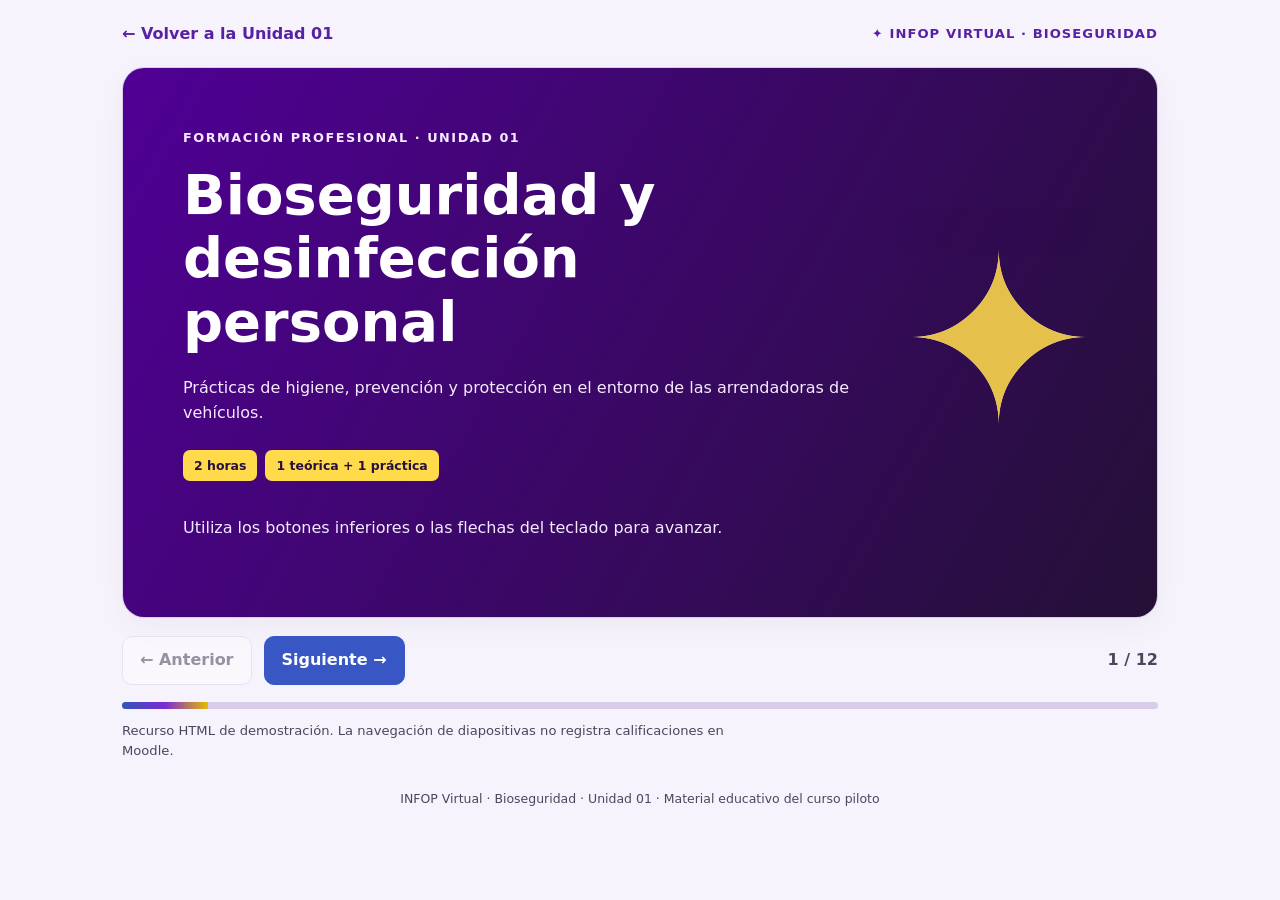
<file: unidades/und-01/presentación.html>
<!doctype html>
<html lang="es">
<head>
<meta charset="utf-8"><meta name="viewport" content="width=device-width,initial-scale=1">
<meta name="description" content="Presentación interactiva de la Unidad 01 de Bioseguridad, INFOP Virtual">
<title>Presentación · Unidad 01 | INFOP Virtual</title>
<style>
:root{color-scheme:light;--bg:#f6f3fc;--panel:#fff;--text:#241935;--muted:#50445e;--border:#d9cce9;--accent:#5721a5;--accent-bg:#eee2fb;--blue:#3156bb;--yellow:#ffdb4c;--hero:linear-gradient(120deg,#4e088d,#24133d);--hero-text:#fff;--shadow:0 8px 30px #31114b0b}
@media(prefers-color-scheme:dark){:root{color-scheme:dark;--bg:#11101d;--panel:#211b32;--text:#faf6ff;--muted:#d5cbe2;--border:#4b3867;--accent:#e3c2ff;--accent-bg:#372450;--blue:#96b2ff;--yellow:#ffdb4c;--hero:linear-gradient(120deg,#5606a1,#201332);--hero-text:#fff;--shadow:none}}
*{box-sizing:border-box}body{margin:0;background:var(--bg);color:var(--text);font:16px/1.55 system-ui,-apple-system,'Segoe UI',sans-serif}button,a{font:inherit}button{cursor:pointer}a{color:var(--accent)}:focus-visible{outline:3px solid var(--blue);outline-offset:4px}.shell{max-width:1100px;margin:auto;padding:22px clamp(14px,3vw,32px) 55px}.top{display:flex;align-items:center;justify-content:space-between;gap:12px;flex-wrap:wrap;margin-bottom:20px}.back{text-decoration:none;font-weight:700}.brand{font-size:.82rem;font-weight:800;letter-spacing:.08em;color:var(--accent)}.stage{border:1px solid var(--border);border-radius:22px;overflow:hidden;background:var(--panel);box-shadow:var(--shadow)}.slide{padding:clamp(24px,5vw,60px);min-height:430px;display:none}.slide.active{display:block}.slide[hidden]{display:none!important}.slide.cover{background:var(--hero);color:var(--hero-text)}.slide.cover .kicker,.slide.cover .sub{color:#f7eaff}.slide.cover h1{color:#fff}.kicker{font-size:.8rem;font-weight:850;letter-spacing:.12em;text-transform:uppercase;color:var(--accent)}h1,h2{line-height:1.14;margin:15px 0 22px}h1{font-size:clamp(2rem,4.4vw,3.4rem)}h2{font-size:clamp(1.65rem,3.6vw,2.7rem)}p{max-width:75ch}p,li{color:var(--muted)}.cover p{color:#f4eaff}.tag{display:inline-block;background:var(--yellow);color:#27103b;border-radius:7px;padding:6px 11px;font-size:.78rem;font-weight:800;margin:8px 8px 0 0}.cards{display:grid;grid-template-columns:repeat(2,minmax(0,1fr));gap:14px;margin-top:24px}.tile{border:1px solid var(--border);border-radius:15px;padding:18px;background:var(--accent-bg)}.tile strong{display:block;color:var(--text);font-size:1.05rem;margin-bottom:7px}.tile p{margin:0}.callout{border-left:5px solid #e7b900;background:var(--accent-bg);padding:18px 22px;border-radius:12px;margin:24px 0}.callout p{margin:0}.steps{display:grid;gap:11px;list-style:none;padding:0;counter-reset:step}.steps li{counter-increment:step;display:flex;gap:12px;align-items:flex-start}.steps li:before{content:counter(step);background:var(--accent);color:var(--bg);font-weight:800;border-radius:50%;min-width:30px;height:30px;display:grid;place-items:center}.question{font-weight:700;color:var(--text)}.controls{display:flex;align-items:center;gap:12px;flex-wrap:wrap;margin-top:18px}.btn{border:1px solid var(--border);border-radius:10px;padding:11px 17px;background:var(--panel);color:var(--text);font-weight:750}.btn.primary{background:#3857c4;color:#fff;border-color:#3857c4}.btn:disabled{opacity:.45;cursor:not-allowed}.counter{margin-left:auto;font-weight:750;color:var(--muted);font-variant-numeric:tabular-nums}.track{height:7px;border-radius:10px;background:var(--border);overflow:hidden;margin-top:17px}.fill{height:100%;width:0;background:linear-gradient(90deg,#3156bb,#7c2bd5,#e8b900);transition:width .18s}.hint{font-size:.82rem;color:var(--muted);margin-top:12px}.reveal{border:1px solid var(--border);border-radius:12px;background:var(--accent-bg);padding:14px 17px;margin-top:16px}.reveal summary{cursor:pointer;font-weight:750}.reveal p{margin-bottom:0}ul{padding-left:23px}li{margin:10px 0}.footer{text-align:center;font-size:.78rem;color:var(--muted);margin-top:28px}@media(max-width:620px){.slide{min-height:480px}.cards{grid-template-columns:1fr}.controls .btn{flex:1}.counter{width:100%;text-align:center;margin-left:0;order:-1}.top{align-items:flex-start}}@media(prefers-reduced-motion:reduce){*,*:before,*:after{scroll-behavior:auto!important;transition:none!important;animation:none!important}}

/* INFOP Virtual 2.0 · mejoras visuales progresivas */
.slide{position:relative;overflow:hidden;isolation:isolate}
.slide:not(.cover)::before{content:"";position:absolute;width:180px;height:180px;right:-65px;top:-80px;border-radius:50%;background:radial-gradient(circle,var(--accent-bg),transparent 70%);z-index:-1;pointer-events:none}
.cover{background:linear-gradient(120deg,#500095,#241036)!important;align-content:center;min-height:460px;padding-right:min(34%,300px)!important}
.cover::after{content:"✦";position:absolute;right:6%;top:50%;transform:translateY(-50%);font-size:clamp(100px,18vw,230px);line-height:1;color:#ffdb4c;text-shadow:0 0 0 #fff;opacity:.88;pointer-events:none}
.cover h1{font-size:clamp(2rem,4.5vw,3.5rem)}
.tile{transition:transform .18s ease,border-color .18s ease;min-width:0}
.tile:hover{transform:translateY(-2px);border-color:var(--blue)}
.interactive{margin-top:22px;border:1px solid var(--border);background:var(--accent-bg);border-radius:16px;padding:20px}
.interactive fieldset{border:0;margin:0;padding:0}.interactive legend{font-weight:750;margin-bottom:12px}.answer{display:block;width:100%;margin:8px 0;padding:12px 15px;text-align:left;border:1px solid var(--border);border-radius:10px;background:var(--panel);color:var(--text)}.answer:hover,.answer:focus-visible{border-color:var(--blue)}.answer[aria-pressed=true]{outline:2px solid var(--blue)}.feedback{min-height:1.5em;font-weight:650;margin-top:12px}.feedback[data-correct=true]{color:var(--accent)}
.checklist{display:grid;gap:12px}.check-row{display:grid;grid-template-columns:minmax(0,1fr) auto;gap:12px;align-items:center;border-bottom:1px solid var(--border);padding:8px 0}.check-row select{font:inherit;color:var(--text);background:var(--panel);border:1px solid var(--border);border-radius:8px;padding:8px;max-width:100%}
@media(max-width:650px){.cover{padding-right:24px!important;padding-top:100px!important}.cover::after{top:5px;right:20px;transform:none;font-size:75px;opacity:.45}.check-row{grid-template-columns:1fr}.slide{overflow-wrap:anywhere}}
@media(prefers-reduced-motion:reduce){.tile{transition:none}.tile:hover{transform:none}}
</style>
</head>
<body><main class="shell"><header class="top"><a class="back" href="./index.html">← Volver a la Unidad 01</a><span class="brand">✦ INFOP VIRTUAL · BIOSEGURIDAD</span></header><div class="stage" aria-label="Presentación interactiva">
<section class="slide cover active" aria-label="Diapositiva 1"><div class="kicker">Formación profesional · Unidad 01</div><h1>Bioseguridad y desinfección personal</h1><p class="sub">Prácticas de higiene, prevención y protección en el entorno de las arrendadoras de vehículos.</p><span class="tag">2 horas</span><span class="tag">1 teórica + 1 práctica</span><p style="margin-top:35px">Utiliza los botones inferiores o las flechas del teclado para avanzar.</p></section>
<section class="slide" aria-label="Diapositiva 2"><div class="kicker">Resultados de aprendizaje</div><h2>¿Qué aprenderás?</h2><ul><li>Reconocer el propósito de las medidas de bioseguridad.</li><li>Aplicar hábitos de higiene de manos y etiqueta respiratoria.</li><li>Seleccionar EPP según el riesgo y la tarea.</li><li>Identificar mejoras mediante una lista de verificación personal.</li></ul></section>
<section class="slide" aria-label="Diapositiva 3"><div class="kicker">01 · Fundamentos</div><h2>¿Qué es la bioseguridad?</h2><p>Son medidas preventivas orientadas a disminuir riesgos de exposición y contaminación durante el trabajo.</p><div class="cards"><div class="tile"><strong>🧼 Higiene</strong><p>Manos y hábitos personales adecuados.</p></div><div class="tile"><strong>🌬️ Entorno</strong><p>Ventilación, limpieza y organización del trabajo.</p></div><div class="tile"><strong>🧤 Protección</strong><p>Equipos apropiados según cada tarea.</p></div><div class="tile"><strong>🚗 Aplicación</strong><p>Vehículos, llaves, documentos y puntos de atención.</p></div></div></section>
<section class="slide" aria-label="Diapositiva 4"><div class="kicker">02 · Higiene personal</div><h2>¿Cuándo higienizar las manos?</h2><ul><li>Cuando estén visiblemente sucias.</li><li>Después de utilizar el sanitario.</li><li>Antes de comer.</li><li>Cuando las tareas y protocolos del establecimiento lo requieran.</li></ul><div class="callout"><p>Cuando las manos no estén visiblemente sucias, puede utilizarse un producto de higiene de manos apropiado, siguiendo sus instrucciones.</p></div></section>
<section class="slide" aria-label="Diapositiva 5"><div class="kicker">02 · Técnica</div><h2>Secuencia de lavado de manos</h2><ol class="steps"><li>Mojar las manos y aplicar jabón.</li><li>Frotar palmas, dorsos y espacios entre los dedos.</li><li>Frotar pulgares, uñas y muñecas.</li><li>Enjuagar y secar con un medio limpio.</li></ol><div class="interactive"><strong>Secuencia visual</strong><p>💧 Mojar → 🧼 Enjabonar → 🤲 Frotar → 🚿 Enjuagar → 🧻 Secar</p></div><div class="callout"><p>La fricción con jabón debe durar al menos 20 segundos. No utilices desinfectantes de superficies sobre la piel, salvo autorización expresa en su etiqueta.</p></div></section>
<section class="slide" aria-label="Diapositiva 6"><div class="kicker">03 · Hábitos preventivos</div><h2>Etiqueta respiratoria</h2><div class="cards"><div class="tile"><strong>🤧 Al toser o estornudar</strong><p>Cubrir nariz y boca con pañuelo o con el pliegue del codo.</p></div><div class="tile"><strong>🧻 Después</strong><p>Desechar el pañuelo y realizar higiene de manos.</p></div><div class="tile"><strong>🙌 Durante la jornada</strong><p>Evitar tocar ojos, nariz y boca con manos sin higienizar.</p></div><div class="tile"><strong>🌬️ Espacios</strong><p>Mantener ventilación según las condiciones e instrucciones de seguridad.</p></div></div></section>
<section class="slide" aria-label="Diapositiva 7"><div class="kicker">04 · Protección personal</div><h2>Equipo de protección personal (EPP)</h2><p>El EPP es una barrera complementaria. No sustituye la higiene ni los controles del entorno.</p><ul><li>Elegir el equipo según la tarea y el riesgo.</li><li>Usar guantes apropiados al manipular ciertos productos de limpieza.</li><li>Utilizar protección ocular cuando exista riesgo de salpicaduras.</li><li>Revisar el estado del equipo y retirarlo sin contaminarse.</li></ul></section>
<section class="slide" aria-label="Diapositiva 8"><div class="kicker">05 · Aplicación laboral</div><h2>Antes, durante y después</h2><div class="cards"><div class="tile"><strong>Antes</strong><p>Comprobar agua, jabón, insumos de higiene y EPP necesario.</p></div><div class="tile"><strong>Durante</strong><p>Evitar transferir suciedad entre objetos y superficies de atención.</p></div><div class="tile"><strong>En la limpieza</strong><p>Distinguir retirar suciedad de reducir microorganismos mediante desinfección apropiada.</p></div><div class="tile"><strong>Al finalizar</strong><p>Retirar EPP correctamente, higienizar manos y reportar faltantes o incidentes.</p></div></div></section>
<section class="slide" aria-label="Diapositiva 9"><div class="kicker">05 · Productos de limpieza</div><h2>Seguridad al desinfectar</h2><p>La limpieza retira suciedad. La desinfección reduce microorganismos mediante un producto apropiado.</p><div class="callout"><p><strong>Precaución:</strong> no mezclar productos químicos. Seguir las instrucciones del fabricante sobre dilución, tiempo de contacto y ventilación.</p></div><p>Si un envase no tiene instrucciones legibles, no improvises su uso: identifica el producto y consulta las indicaciones antes de continuar.</p></section>
<section class="slide" aria-label="Diapositiva 10"><div class="kicker">06 · Caso práctico</div><h2>¿Qué harías en esta situación?</h2><p>Una colaboradora recibe un vehículo, manipula llaves y documentos y prepara un área de atención. Sus guantes están sucios y el desinfectante no tiene instrucciones visibles.</p><p class="question">¿Debe continuar con esos guantes? ¿Puede utilizar el producto sin conocer las instrucciones?</p><div class="interactive" data-quiz><fieldset><legend>Selecciona la decisión más segura</legend><button type="button" class="answer" data-correct="false">Continuar con los mismos guantes y aplicar el producto.</button><button type="button" class="answer" data-correct="true">Cambiar los guantes, higienizar manos y verificar las instrucciones.</button><button type="button" class="answer" data-correct="false">Usar el desinfectante sin revisar la etiqueta.</button></fieldset><p class="feedback" aria-live="polite"></p></div><details class="reveal"><summary>Mostrar orientación del caso</summary><p>Retirar o sustituir los guantes según el procedimiento, higienizar las manos, identificar el producto y consultar sus instrucciones antes de emplearlo.</p></details></section>
<section class="slide" aria-label="Diapositiva 11"><div class="kicker">07 · Actividad práctica</div><h2>Checklist personal</h2><p>Durante tu jornada, clasifica cada medida como <strong>Cumplo</strong>, <strong>Debo mejorar</strong> o <strong>No aplica</strong>:</p><div class="interactive checklist"><label class="check-row"><span>Higienizo mis manos en los momentos necesarios.</span><select aria-label="Estado: Higienizo mis manos en los momentos necesarios."><option value="">Seleccionar</option><option>Cumplo</option><option>Debo mejorar</option><option>No aplica</option></select></label><label class="check-row"><span>Conozco las instrucciones de los productos.</span><select aria-label="Estado: Conozco las instrucciones de los productos."><option value="">Seleccionar</option><option>Cumplo</option><option>Debo mejorar</option><option>No aplica</option></select></label><label class="check-row"><span>Uso EPP cuando la tarea lo requiere.</span><select aria-label="Estado: Uso EPP cuando la tarea lo requiere."><option value="">Seleccionar</option><option>Cumplo</option><option>Debo mejorar</option><option>No aplica</option></select></label><label class="check-row"><span>Aplico etiqueta respiratoria.</span><select aria-label="Estado: Aplico etiqueta respiratoria."><option value="">Seleccionar</option><option>Cumplo</option><option>Debo mejorar</option><option>No aplica</option></select></label><label class="check-row"><span>Reporto condiciones inseguras o falta de insumos.</span><select aria-label="Estado: Reporto condiciones inseguras o falta de insumos."><option value="">Seleccionar</option><option>Cumplo</option><option>Debo mejorar</option><option>No aplica</option></select></label></div><div class="callout"><p>Identifica dos acciones concretas que puedes implementar para mejorar.</p></div></section>
<section class="slide" aria-label="Diapositiva 12"><div class="kicker">08 · Reflexión y cierre</div><h2>Comprueba tu aprendizaje</h2><ul><li>¿Cuál es la diferencia entre limpieza y desinfección?</li><li>¿Por qué el EPP no reemplaza el lavado de manos?</li><li>¿Qué harías si un producto no tiene instrucciones legibles?</li><li>¿Qué dos medidas fortalecerías en tu puesto?</li></ul><div class="callout"><p><strong>¡Has llegado al final!</strong> Continúa con el material de estudio, el juego y la evaluación de la Unidad 01.</p></div></section>
</div><nav class="controls" aria-label="Controles de diapositivas"><button class="btn" id="prev" type="button">← Anterior</button><button class="btn primary" id="next" type="button">Siguiente →</button><span class="counter" id="counter" aria-live="polite">1 / 12</span></nav><div class="track" role="progressbar" aria-label="Progreso de la presentación" aria-valuemin="1" aria-valuemax="12" aria-valuenow="1" id="progress"><div class="fill" id="fill"></div></div><p class="hint">Recurso HTML de demostración. La navegación de diapositivas no registra calificaciones en Moodle.</p><footer class="footer">INFOP Virtual · Bioseguridad · Unidad 01 · Material educativo del curso piloto</footer></main>
<script>
(()=>{'use strict';const slides=[...document.querySelectorAll('.slide')],prev=document.getElementById('prev'),next=document.getElementById('next'),counter=document.getElementById('counter'),fill=document.getElementById('fill'),progress=document.getElementById('progress');let current=0;function show(n){current=Math.max(0,Math.min(slides.length-1,n));slides.forEach((s,i)=>{s.classList.toggle('active',i===current);s.hidden=i!==current});prev.disabled=current===0;next.disabled=current===slides.length-1;counter.textContent=`${current+1} / ${slides.length}`;fill.style.width=`${(current+1)/slides.length*100}%`;progress.setAttribute('aria-valuenow',String(current+1));}prev.addEventListener('click',()=>show(current-1));next.addEventListener('click',()=>show(current+1));document.addEventListener('keydown',e=>{if(e.target instanceof Element && e.target.closest('button,a,summary,input,textarea,select'))return;if(e.key==='ArrowRight')show(current+1);if(e.key==='ArrowLeft')show(current-1)});show(0)})();
</script><script>
document.querySelectorAll('[data-quiz]').forEach(quiz=>{quiz.querySelectorAll('.answer').forEach(button=>button.addEventListener('click',()=>{quiz.querySelectorAll('.answer').forEach(b=>b.setAttribute('aria-pressed',String(b===button)));const correct=button.dataset.correct==='true';const feedback=quiz.querySelector('.feedback');feedback.dataset.correct=String(correct);feedback.textContent=correct?'¡Correcto! Primero protege a la persona y comprueba el uso seguro del producto.':'Inténtalo de nuevo: los guantes contaminados y los productos sin instrucciones representan riesgos.';}))});
</script></body></html>
</file>
<file: css/temas.css>
/* INFOP Bioseguridad 2.0: tema compartido. Cargar primero. */
/* Paleta institucional: azul marino, blanco y dorado */
:root {
  color-scheme: light;

  /* Colores base INFOP */
  --infop-marino: #0b1f3a;
  --infop-azul: #123a73;
  --infop-blanco: #ffffff;
  --infop-dorado: #d9ac32;
  --unidad-hero-secundario: #e4ecf9;

  --bg: #f4f6fa;
  --surface: #ffffff;
  --line: #d3dcea;
  --text: #13223b;
  --muted: #475671;
  --accent: #123a73;
  --accent2: #123a73;
  --btn-hover: #1c5099;

  --sidebar-bg: #0b1f3a;
  --sidebar-text: #ffffff;
  --sidebar-muted: #c6d3e8;
  --brand-mark: #e8c25a;
  --topbar-bg: #ffffff;
  --nav-active: #1a3d6e;
  --nav-text: #ffffff;
  --hero-bg: linear-gradient(125deg,#e4ecf9,#ffffff);
  --hero-border: #b7c8e4;
  --banner-bg: radial-gradient(circle at 25% 20%,#245399,#102f5c 55%,#08172e);
  --banner-text: #f2cf6b;
  --card-bg: #ffffff;
  --card-border: #d3dcea;
  --pill-bg: #fbf1d5;
  --pill-text: #664900;
  --progress-bg: #dce3ef;
  --progress-fill: linear-gradient(90deg,#123a73,#2563b8,#d9ac32);
  --focus: #1c5bbd;
  --yellow: #d9ac32;
  --on-gold: #0b1f3a;
  --eyebrow: #755500;
  --footer-text: #475671;
  --unidad-fondo: var(--bg);
  --unidad-superficie: var(--surface);
  --unidad-texto: var(--text);
  --unidad-secundario: #42506a;
  --unidad-borde: var(--line);
  --unidad-acento: #123a73;
  --unidad-hero: linear-gradient(125deg,#e4ecf9,#ffffff);
  --unidad-objetivos: var(--surface);
  --unidad-etiqueta-fondo: #e1eaf8;
  --unidad-etiqueta-texto: #0b1f3a;

  /* Dashboard v2.2 */
  --shadow: 0 1px 2px rgba(11,31,58,.06), 0 8px 24px -12px rgba(11,31,58,.18);
  --shadow-hover: 0 2px 4px rgba(11,31,58,.08), 0 16px 32px -14px rgba(11,31,58,.28);
  --gold-soft: #fbf1d5;
  --ok-bg: #e3f4ea;
  --ok-text: #11633a;
  --hero-navy: linear-gradient(135deg,#0b1f3a,#123a73 70%);
  --ghost-border: #9db3d6;
}

/* TEMA OSCURO */
@media (prefers-color-scheme: dark) {
  :root {
    color-scheme: dark;

    --bg: #07111f;
    --surface: #0f2038;
    --line: #26436b;
    --text: #ffffff;
    --muted: #c3d0e6;
    --accent: #e8c25a;
    --accent2: #1f5bb0;
    --btn-hover: #2a6dcc;

    --sidebar-bg: #0a1a32;
    --sidebar-text: #ffffff;
    --sidebar-muted: #c3d0e6;
    --brand-mark: #e8c25a;
    --topbar-bg: #0b172a;
    --nav-active: #183a6b;
    --nav-text: #ffffff;
    --hero-bg: linear-gradient(125deg,#133664,#0e2545 55%,#0a1526);
    --hero-border: #2e5590;
    --banner-bg: radial-gradient(circle at 25% 20%,#245399,#102f5c 55%,#08172e);
    --banner-text: #f2cf6b;
    --card-bg: linear-gradient(150deg,#132a4b,#0e1d35);
    --card-border: #2b4a76;
    --pill-bg: #14345f;
    --pill-text: #f2cf6b;
    --progress-bg: #22324d;
    --progress-fill: linear-gradient(90deg,#2563b8,#5b8fd6,#e8c25a);
    --focus: #f2cf6b;
    --yellow: #e8c25a;
    --on-gold: #0b1f3a;
    --eyebrow: #f2cf6b;
    --footer-text: #a9b9d4;
    --unidad-fondo: var(--bg);
    --unidad-superficie: #0f2038;
    --unidad-texto: var(--text);
    --unidad-secundario: var(--muted);
    --unidad-borde: var(--line);
    --unidad-acento: #e8c25a;
    --unidad-hero: linear-gradient(125deg,#163f76,#0c1f3b 80%);
    --unidad-objetivos: #0f2038;
    --unidad-etiqueta-fondo: #1a355d;
    --unidad-etiqueta-texto: #ffffff;

    --shadow: 0 1px 2px rgba(0,0,0,.4), 0 10px 28px -12px rgba(0,0,0,.6);
    --shadow-hover: 0 2px 4px rgba(0,0,0,.5), 0 18px 34px -14px rgba(0,0,0,.7);
    --gold-soft: #14345f;
    --ok-bg: #123d2a;
    --ok-text: #8fe0b2;
    --hero-navy: linear-gradient(135deg,#0a1a32,#123a73 70%);
    --ghost-border: #3b5f93;
  }
}
</file>
<file: css/actividades.css>
/* Unidades: requiere temas.css antes de este archivo */
body {
  background: var(--unidad-fondo);
  color: var(--unidad-texto);
}

main,
section {
  min-width: 0;
}

h1, h2, h3 {
  color: var(--unidad-texto);
}

p, li {
  color: var(--unidad-secundario);
}

/* Cabecera de la unidad: utilizar estas
   reglas en su contenedor principal */
.unidad-hero {
  background: var(--unidad-hero);
  color: var(--unidad-texto);
  border: 1px solid var(--unidad-borde);
  border-radius: 22px;
}

.unidad-hero h1,
.unidad-hero p {
  color: var(--unidad-texto);
}

/* Panel de objetivos */
.unidad-objetivos {
  background: var(--unidad-objetivos);
  border: 1px solid var(--unidad-borde);
  border-left: 5px solid var(--yellow);
  border-radius: 16px;
  color: var(--unidad-texto);
}

.unidad-objetivos li {
  color: var(--unidad-texto);
}

/* Tarjetas de recursos */
.unidad-recursos {
  display: grid;
  grid-template-columns:
    repeat(4, minmax(0, 1fr));
  gap: 16px;
}

.unidad-recurso {
  background: var(--unidad-superficie);
  color: var(--unidad-texto);
  border: 1px solid var(--unidad-borde);
  border-radius: 16px;
  padding: 22px;
  min-width: 0;
  transition: transform .18s ease,
              border-color .18s ease;
}

.unidad-recurso:hover {
  border-color: var(--unidad-acento);
  transform: translateY(-2px);
}

.unidad-recurso h3 {
  color: var(--unidad-texto);
}

.unidad-recurso p {
  color: var(--unidad-secundario);
}

/* Enlaces */
a {
  color: var(--unidad-acento);
}

a:focus-visible {
  outline: 3px solid var(--unidad-acento);
  outline-offset: 3px;
}

/* Tablet */
@media (max-width: 900px) {
  .unidad-recursos {
    grid-template-columns:
      repeat(2, minmax(0, 1fr));
  }
}

/* Movil */
@media (max-width: 600px) {
  .unidad-recursos {
    grid-template-columns: 1fr;
  }

  .unidad-hero {
    padding: 22px;
  }

  .unidad-recurso {
    padding: 18px;
  }

  h1 {
    font-size: clamp(26px, 7vw, 38px);
    overflow-wrap: anywhere;
  }
}

/* Movimiento reducido */
@media (prefers-reduced-motion: reduce) {
  *,
  *::before,
  *::after {
    animation: none !important;
    transition: none !important;
    scroll-behavior: auto !important;
  }
}

/* ==========================================
   INFOP - PORTADA DE UNIDADES
   Componentes compartidos
   ========================================== */

*,
*::before,
*::after {
  box-sizing: border-box;
}

html {
  scroll-behavior: smooth;
}

body {
  margin: 0;
  min-width: 0;
  font: 16px/1.6 system-ui,
        "Segoe UI", Arial, sans-serif;
}

/* Contenedor */
.unidad-contenedor {
  width: min(1150px, 100%);
  margin: 0 auto;
  padding: 32px 20px 70px;
}

/* Regresar */
.back {
  display: inline-block;
  color: var(--unidad-acento);
  text-decoration: none;
  font-weight: 600;
  margin-bottom: 24px;
}

.back:hover {
  text-decoration: underline;
}

/* Portada */
.unidad-hero {
  padding: clamp(25px, 5vw, 56px);
  overflow: hidden;
}

.unidad-hero h1 {
  font-size: clamp(2rem, 4vw, 3.3rem);
  line-height: 1.12;
  margin: 12px 0 18px;
  overflow-wrap: anywhere;
}

.unidad-hero p {
  line-height: 1.65;
  max-width: 850px;
}

.eyebrow {
  color: var(--unidad-acento);
  font-weight: 800;
  letter-spacing: .12em;
  text-transform: uppercase;
  font-size: .9rem;
}

/* Etiquetas */
.tags {
  display: flex;
  flex-wrap: wrap;
  gap: 10px;
  margin-top: 24px;
}

.tag {
  display: inline-flex;
  align-items: center;
  padding: 7px 15px;
  border-radius: 100px;
  border: 1px solid var(--unidad-borde);
  background: var(--unidad-superficie);
  color: var(--unidad-texto);
  font-size: .9rem;
}

/* Secciones */
.section {
  margin-top: 36px;
}

.section h2 {
  font-size: clamp(1.3rem, 2.5vw, 1.5rem);
  margin: 0 0 20px;
}

/* Objetivos */
.unidad-objetivos {
  padding: 20px 28px;
}

.unidad-objetivos ul {
  margin: 0;
  padding-left: 22px;
}

.unidad-objetivos li {
  margin: 8px 0;
  line-height: 1.7;
}

/* Tarjetas */
.unidad-recurso {
  display: flex;
  flex-direction: column;
  gap: 10px;
  text-decoration: none;
}

.unidad-recurso .emoji {
  font-size: 30px;
  line-height: 1.4;
}

.unidad-recurso h3 {
  font-size: 1.12rem;
  margin: 0;
}

.unidad-recurso p {
  margin: 0;
  flex: 1;
}

.recurso-accion {
  color: var(--unidad-acento);
  font-weight: 700;
  margin-top: 10px;
}

/* Nota */
.note {
  color: var(--unidad-secundario);
  font-size: .9rem;
  margin-top: 28px;
}

/* Movil */
@media (max-width: 600px) {
  .unidad-contenedor {
    padding: 20px 14px 45px;
  }

  .unidad-hero {
    border-radius: 16px;
  }

  .unidad-objetivos {
    padding: 18px 20px;
  }

  .tag {
    font-size: .82rem;
  }
}


/* Compatibilidad con el HTML original de unidad 01 */
.hero { background: var(--unidad-hero); border: 1px solid var(--unidad-borde); border-radius: 22px; padding: clamp(25px,5vw,56px); color: var(--unidad-texto); }
.hero h1,.hero p { color: var(--unidad-texto); }
.hero .eyebrow { color: var(--unidad-acento); }
.grid { display:grid; grid-template-columns:repeat(4,minmax(0,1fr)); gap:16px; }
.grid .card { display:flex; flex-direction:column; gap:10px; padding:22px; min-width:0; border:1px solid var(--unidad-borde); border-radius:16px; background:var(--unidad-superficie); color:var(--unidad-texto); text-decoration:none; transition:transform .18s ease,border-color .18s ease; }
.grid .card:hover { border-color:var(--unidad-acento); transform:translateY(-2px); }
.grid .card span { color:var(--unidad-secundario); }
.grid .card em { margin-top:auto; font-style:normal; font-weight:700; color:var(--unidad-acento); }
.objectives { background:var(--unidad-objetivos); color:var(--unidad-texto); border:1px solid var(--unidad-borde); border-left:5px solid var(--yellow); border-radius:16px; padding:20px 28px; }
.objectives li { color:var(--unidad-texto); }
.tag { background:var(--unidad-etiqueta-fondo); color:var(--unidad-etiqueta-texto); }
@media(max-width:900px) { .grid { grid-template-columns:repeat(2,minmax(0,1fr)); } }
@media(max-width:600px) { .grid { grid-template-columns:1fr; } .hero { padding:22px; } }
@media(prefers-reduced-motion:reduce) { .grid .card:hover { transform:none; } }
</file>
<file: css/animaciones.css>
/* Animaciones sutiles. Cargar al final. Se desactivan con "reducir movimiento".
   Se usa fill-mode "backwards" para no bloquear los efectos :hover (transform). */
:root{--ease:cubic-bezier(.2,.7,.2,1)}

/* Entrada escalonada de la vista activa */
.view.active{animation:none}
.view.active>*,
.view.active .hero-body>*,
.view.active .cards>*,
.view.active .unit-list>*,
.view.active .facts>*{animation:sube .55s var(--ease) backwards}
.view.active>*:nth-child(1){animation-delay:.02s}
.view.active>*:nth-child(2){animation-delay:.10s}
.view.active>*:nth-child(3){animation-delay:.18s}
.view.active>*:nth-child(4){animation-delay:.26s}
.view.active .hero{animation:sube .6s var(--ease) backwards}
.view.active .hero-body>*:nth-child(1){animation-delay:.12s}
.view.active .hero-body>*:nth-child(2){animation-delay:.2s}
.view.active .hero-body>*:nth-child(3){animation-delay:.28s}
.view.active .hero-body>*:nth-child(4){animation-delay:.36s}
.view.active .facts>*:nth-child(1){animation-delay:.42s}
.view.active .facts>*:nth-child(2){animation-delay:.5s}
.view.active .facts>*:nth-child(3){animation-delay:.58s}
.view.active .cards>*:nth-child(1),.view.active .unit-list>*:nth-child(1){animation-delay:.3s}
.view.active .cards>*:nth-child(2),.view.active .unit-list>*:nth-child(2){animation-delay:.4s}
.view.active .cards>*:nth-child(3),.view.active .unit-list>*:nth-child(3){animation-delay:.5s}
@keyframes sube{from{opacity:0;transform:translateY(14px)}to{opacity:1;transform:none}}

/* Banner: anillos que "respiran" y escudo flotante */
.hero-art circle{transform-box:fill-box;transform-origin:center;animation:onda 6s ease-in-out infinite}
.hero-art circle:nth-child(2){animation-delay:.6s}
.hero-art circle:nth-child(3){animation-delay:1.2s}
.hero-art circle:nth-child(4){animation-delay:1.8s}
.hero-art use{animation:flota 5s ease-in-out infinite;transform-box:fill-box;transform-origin:center}
@keyframes onda{0%,100%{transform:scale(1);opacity:1}50%{transform:scale(1.045);opacity:.7}}
@keyframes flota{0%,100%{transform:translateY(0)}50%{transform:translateY(-4px)}}
.hero-banner::after{background-size:200% 100%;animation:brillo 7s linear infinite}
@keyframes brillo{from{background-position:100% 0}to{background-position:-100% 0}}

/* Barra de progreso: brillo suave que recorre el relleno */
.progress-track>div{position:relative;overflow:hidden}
.progress-track>div::after{content:"";position:absolute;inset:0;background:linear-gradient(100deg,transparent 30%,rgba(255,255,255,.4) 50%,transparent 70%);transform:translateX(-100%);animation:barrido 3.2s ease-in-out infinite}
@keyframes barrido{to{transform:translateX(100%)}}

/* Micro-interacciones */
.nav-link .ico{transition:transform .2s var(--ease)}
.nav-link:hover .ico{transform:translateX(2px) scale(1.08)}
.card-icon{transition:transform .25s var(--ease),background-color .2s}
.card:hover .card-icon{transform:rotate(-6deg) scale(1.08)}
.brand-mark{transition:transform .3s var(--ease)}
.brand:hover .brand-mark{transform:rotate(-8deg) scale(1.05)}
.primary-btn:active,.ghost-btn:active,.card:active,a.unit-card:active{transform:scale(.98)}
.chips li{transition:transform .18s var(--ease),border-color .18s}
a.unit-card:hover .chips li{border-color:var(--accent)}
a.unit-card:hover .chips li:nth-child(odd){transform:translateY(-2px)}
.unit-num{transition:transform .25s var(--ease)}
a.unit-card:hover .unit-num{transform:scale(1.06)}
.badge-ok::before{content:"";display:inline-block;width:7px;height:7px;border-radius:50%;background:currentColor;margin-right:7px;vertical-align:1px;animation:pulso 2s ease-in-out infinite}
@keyframes pulso{0%,100%{opacity:1;transform:scale(1)}50%{opacity:.35;transform:scale(.7)}}
.placeholder .ico{animation:flota 4s ease-in-out infinite}

/* Barra lateral móvil */
.sidebar-backdrop:not([hidden]){animation:aparece .25s ease}
@keyframes aparece{from{opacity:0}to{opacity:1}}

/* Páginas de la unidad (usan temas.css + actividades.css) */
.unidad-contenedor>*{animation:sube .5s var(--ease) backwards}
.unidad-contenedor>*:nth-child(2){animation-delay:.08s}
.unidad-contenedor>*:nth-child(3){animation-delay:.16s}
.unidad-contenedor>*:nth-child(4){animation-delay:.24s}
.unidad-recurso{transition:transform .2s var(--ease),box-shadow .2s,border-color .2s}
.unidad-recurso:hover{transform:translateY(-3px)}
.unidad-recurso:hover .emoji{animation:flota 1.2s ease-in-out infinite}

@media (prefers-reduced-motion:reduce){
  *,*::before,*::after{animation:none!important;transition-duration:.01ms!important}
}
</file>
<file: css/recursos-unidad.css>
:root {
  --panel: var(--surface);
  --card: var(--surface);
  --ink: var(--text);
  --border: var(--line);
  --soft: var(--unidad-etiqueta-fondo);
  --accent-bg: var(--unidad-etiqueta-fondo);
  --blue: var(--focus);
  --hero: var(--hero-navy);
  --hero-text: var(--infop-blanco);
  --onhero: var(--infop-blanco);
  --success: var(--ok-text);
  --correct: var(--ok-text);
  --error: #9e3040;
  --incorrect: var(--error);
}

@media (prefers-color-scheme: dark) {
  :root {
    --error: #ff9eac;
  }
}
</file>
